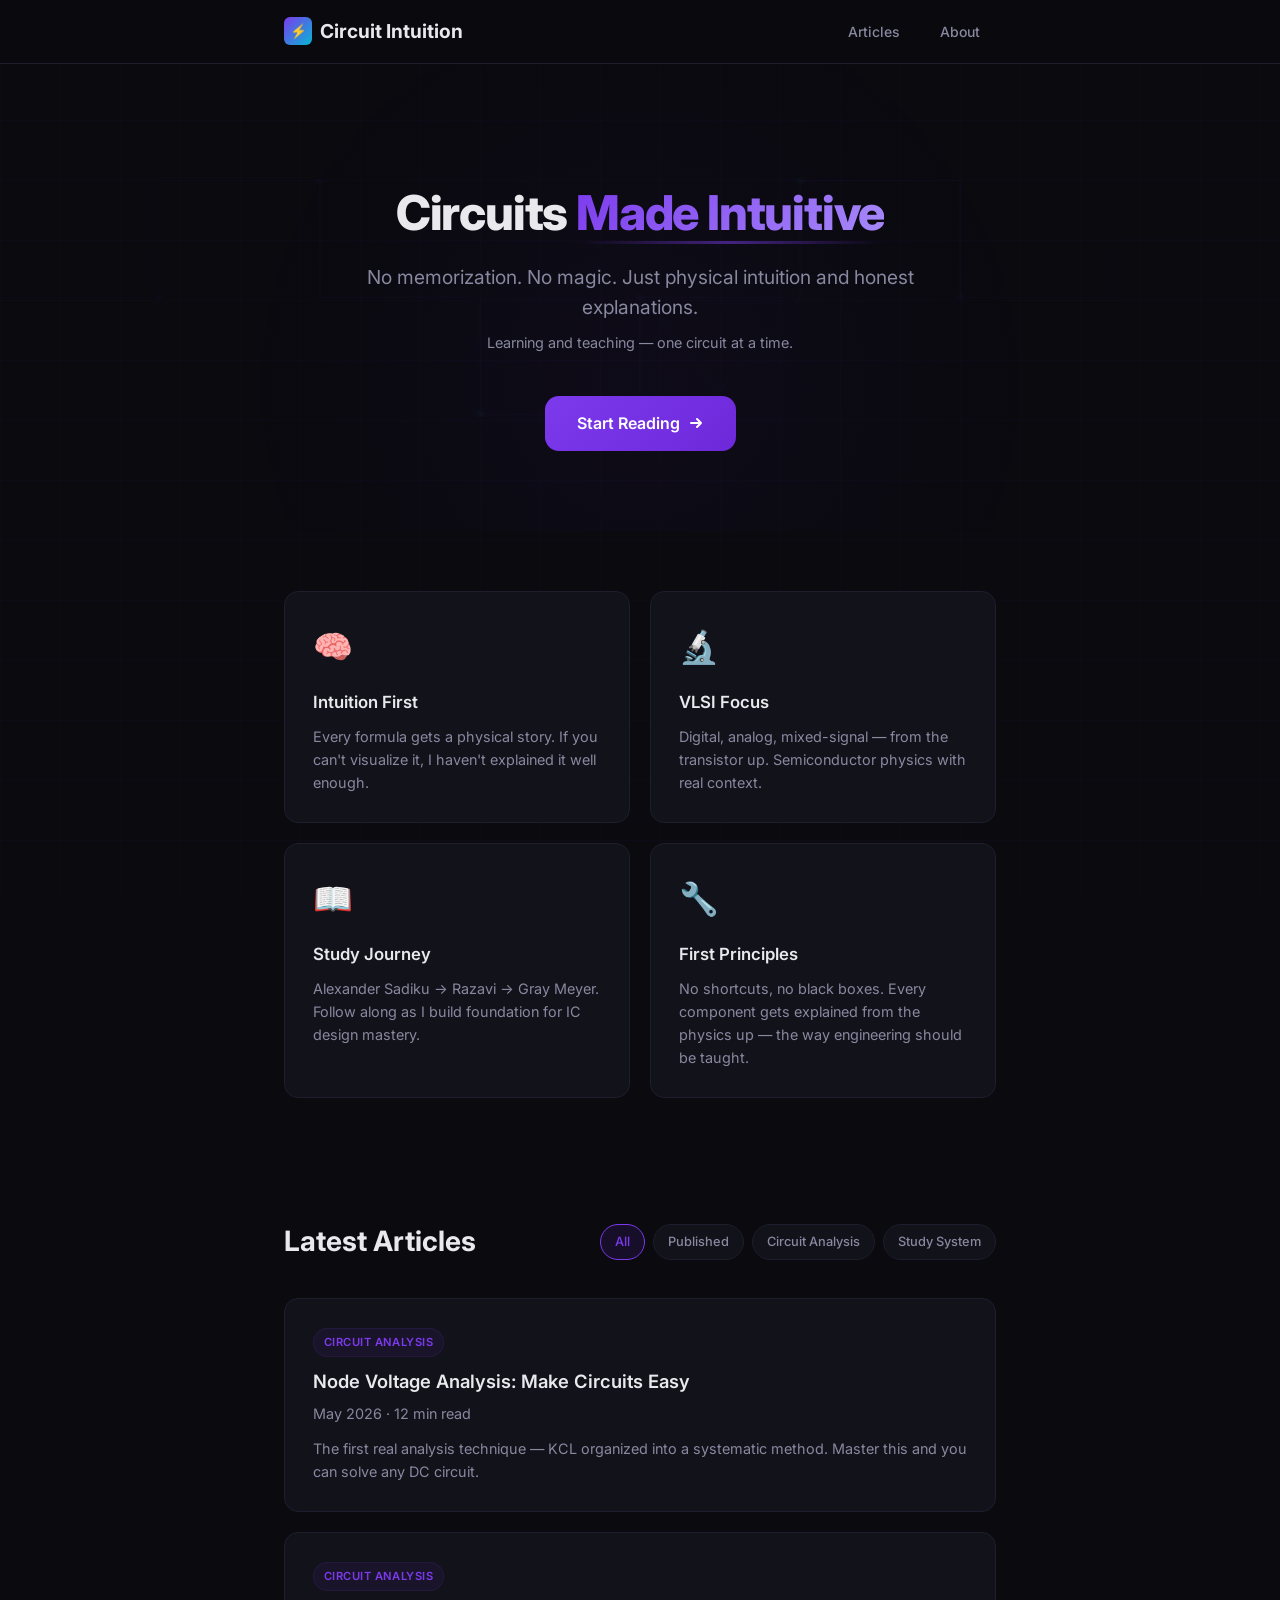
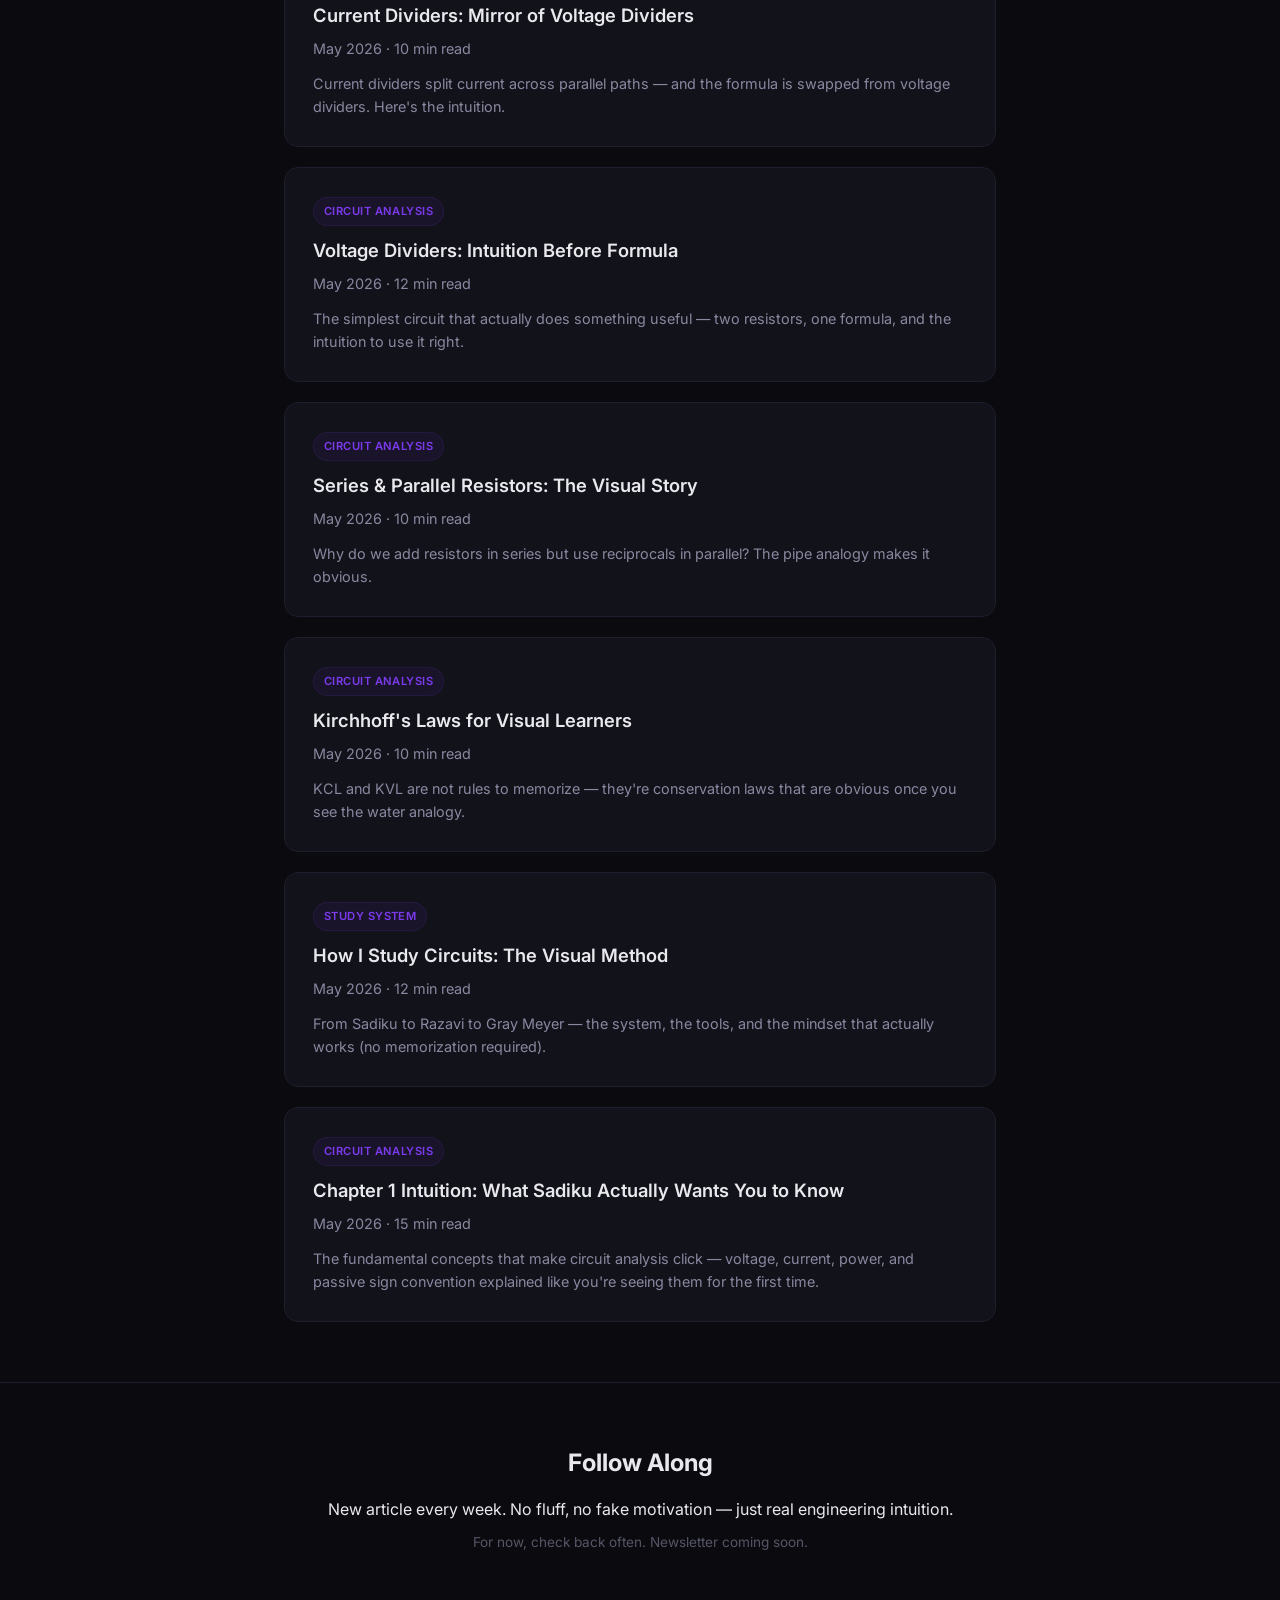
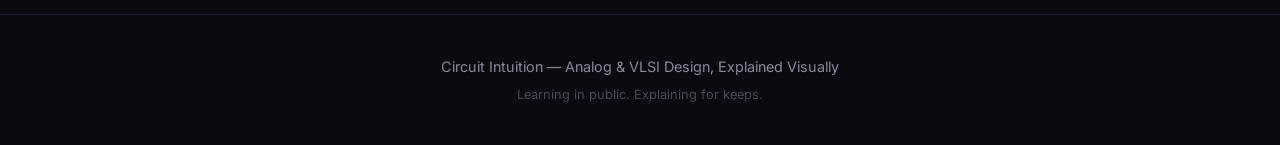
<file: index.html>
<!DOCTYPE html>
<html lang="en">
<head>
    <meta charset="UTF-8">
    <meta name="viewport" content="width=device-width, initial-scale=1.0">
    <title>Circuit Intuition — VLSI & Analog Design, Explained Visually</title>
    <link rel="stylesheet" href="css/style.css">
    <link rel="preconnect" href="https://fonts.googleapis.com">
    <link href="https://fonts.googleapis.com/css2?family=Inter:wght@400;500;600;700;800&display=swap" rel="stylesheet">
    <meta name="description" content="Analog & VLSI circuit design explained with physical intuition — no memorization required. Follow along from Sadiku to Razavi to Gray Meyer.">
    <meta property="og:title" content="Circuit Intuition — VLSI & Analog Design, Explained Visually">
    <meta property="og:description" content="No memorization. No magic. Just physical intuition and honest explanations.">
    <meta property="og:type" content="website">
    <meta name="theme-color" content="#7c3aed">
</head>
<body>
    <nav class="nav">
        <div class="container">
            <a href="." class="logo">
                <span class="logo-icon">⚡</span>
                Circuit Intuition
            </a>
            <button class="hamburger" aria-label="Menu">
                <span></span>
                <span></span>
                <span></span>
            </button>
            <div class="nav-links">
                <a href="articles/">Articles</a>
                <a href="about.html">About</a>
            </div>
        </div>
    </nav>

    <main>
        <section class="hero">
            <!-- Circuit trace decoration -->
            <div class="hero-circuit" aria-hidden="true">
                <svg viewBox="0 0 800 400" preserveAspectRatio="none">
                    <path d="M0,200 L100,200 L100,100 L200,100 L200,200 L300,200 L300,300 L400,300 L400,200 L500,200 L500,100 L600,100 L600,200 L700,200 L700,150 L800,150" 
                          stroke="#7c3aed" stroke-width="1.5" fill="none" opacity="0.3"/>
                    <circle cx="100" cy="200" r="3" fill="#7c3aed" opacity="0.3"/>
                    <circle cx="200" cy="100" r="3" fill="#7c3aed" opacity="0.3"/>
                    <circle cx="300" cy="300" r="3" fill="#06b6d4" opacity="0.3"/>
                    <circle cx="400" cy="200" r="3" fill="#7c3aed" opacity="0.3"/>
                    <circle cx="500" cy="100" r="3" fill="#06b6d4" opacity="0.3"/>
                    <circle cx="600" cy="200" r="3" fill="#7c3aed" opacity="0.3"/>
                    <path d="M400,200 L450,280 L500,200" stroke="#06b6d4" stroke-width="1.5" fill="none" opacity="0.2"/>
                </svg>
            </div>
            <div class="container">
                <h1>
                    <span class="reveal-text">Circuits</span>
                    <span class="reveal-text">
                        <span class="highlight">Made Intuitive</span>
                        <span class="highlight-glow"></span>
                    </span>
                </h1>
                <p class="subtitle">No memorization. No magic. Just physical intuition and honest explanations.</p>
                <p class="byline">Learning and teaching — one circuit at a time.</p>
                <div class="hero-actions">
                    <a href="articles/" class="btn">
                        Start Reading
                        <svg width="16" height="16" viewBox="0 0 16 16" fill="none">
                            <path d="M3 8h10M9 4l4 4-4 4" stroke="currentColor" stroke-width="2" stroke-linecap="round" stroke-linejoin="round"/>
                        </svg>
                    </a>
                </div>
            </div>
        </section>

        <section class="features">
            <div class="container">
                <div class="feature-grid">
                    <div class="feature-card reveal">
                        <span class="icon">🧠</span>
                        <h3>Intuition First</h3>
                        <p>Every formula gets a physical story. If you can't visualize it, I haven't explained it well enough.</p>
                    </div>
                    <div class="feature-card reveal">
                        <span class="icon">🔬</span>
                        <h3>VLSI Focus</h3>
                        <p>Digital, analog, mixed-signal — from the transistor up. Semiconductor physics with real context.</p>
                    </div>
                    <div class="feature-card reveal">
                        <span class="icon">📖</span>
                        <h3>Study Journey</h3>
                        <p>Alexander Sadiku → Razavi → Gray Meyer. Follow along as I build foundation for IC design mastery.</p>
                    </div>
                    <div class="feature-card reveal">
                        <span class="icon">🔧</span>
                        <h3>First Principles</h3>
                        <p>No shortcuts, no black boxes. Every component gets explained from the physics up — the way engineering should be taught.</p>
                    </div>
                </div>
            </div>
        </section>

        <section class="latest-articles">
            <div class="container">
                <div class="article-controls">
                    <h2>Latest Articles</h2>
                    <div class="filter-tags">
                        <span class="filter-tag active" data-filter="all">All</span>
                        <span class="filter-tag" data-filter="published">Published</span>
                        <span class="filter-tag" data-filter="Circuit Analysis">Circuit Analysis</span>
                        <span class="filter-tag" data-filter="Study System">Study System</span>
                    </div>
                </div>
                <div class="article-list">
                    <article class="article-preview reveal" data-tags="Circuit Analysis" data-status="published">
                        <span class="tag">Circuit Analysis</span>
                        <h3><a href="articles/node-voltage-analysis.html">Node Voltage Analysis: Make Circuits Easy</a></h3>
                        <p class="meta">May 2026 · 12 min read</p>
                        <p>The first real analysis technique — KCL organized into a systematic method. Master this and you can solve any DC circuit.</p>
                    </article>
                    <article class="article-preview reveal" data-tags="Circuit Analysis" data-status="published">
                        <span class="tag">Circuit Analysis</span>
                        <h3><a href="articles/current-divider-intuition.html">Current Dividers: Mirror of Voltage Dividers</a></h3>
                        <p class="meta">May 2026 · 10 min read</p>
                        <p>Current dividers split current across parallel paths — and the formula is swapped from voltage dividers. Here's the intuition.</p>
                    </article>
                    <article class="article-preview reveal" data-tags="Circuit Analysis" data-status="published">
                        <span class="tag">Circuit Analysis</span>
                        <h3><a href="articles/voltage-divider-intuition.html">Voltage Dividers: Intuition Before Formula</a></h3>
                        <p class="meta">May 2026 · 12 min read</p>
                        <p>The simplest circuit that actually does something useful — two resistors, one formula, and the intuition to use it right.</p>
                    </article>
                    <article class="article-preview reveal" data-tags="Circuit Analysis" data-status="published">
                        <span class="tag">Circuit Analysis</span>
                        <h3><a href="articles/series-parallel-visual.html">Series &amp; Parallel Resistors: The Visual Story</a></h3>
                        <p class="meta">May 2026 · 10 min read</p>
                        <p>Why do we add resistors in series but use reciprocals in parallel? The pipe analogy makes it obvious.</p>
                    </article>
                    <article class="article-preview reveal" data-tags="Circuit Analysis" data-status="published">
                        <span class="tag">Circuit Analysis</span>
                        <h3><a href="articles/kcl-kvl-visual.html">Kirchhoff's Laws for Visual Learners</a></h3>
                        <p class="meta">May 2026 · 10 min read</p>
                        <p>KCL and KVL are not rules to memorize — they're conservation laws that are obvious once you see the water analogy.</p>
                    </article>
                    <article class="article-preview reveal" data-tags="Study System" data-status="published">
                        <span class="tag">Study System</span>
                        <h3><a href="articles/how-i-study-circuits.html">How I Study Circuits: The Visual Method</a></h3>
                        <p class="meta">May 2026 · 12 min read</p>
                        <p>From Sadiku to Razavi to Gray Meyer — the system, the tools, and the mindset that actually works (no memorization required).</p>
                    </article>
                    <article class="article-preview reveal" data-tags="Circuit Analysis" data-status="published">
                        <span class="tag">Circuit Analysis</span>
                        <h3><a href="articles/sadiku-ch1-intuition.html">Chapter 1 Intuition: What Sadiku Actually Wants You to Know</a></h3>
                        <p class="meta">May 2026 · 15 min read</p>
                        <p>The fundamental concepts that make circuit analysis click — voltage, current, power, and passive sign convention explained like you're seeing them for the first time.</p>
                    </article>
                </div>
            </div>
        </section>

        <section class="newsletter reveal">
            <div class="container">
                <h2>Follow Along</h2>
                <p>New article every week. No fluff, no fake motivation — just real engineering intuition.</p>
                <p class="small-text">For now, check back often. Newsletter coming soon.</p>
            </div>
        </section>
    </main>

    <footer class="footer">
        <div class="container">
            <p>Circuit Intuition — Analog &amp; VLSI Design, Explained Visually</p>
            <p class="footer-tagline">Learning in public. Explaining for keeps.</p>
        </div>
    </footer>

    <script src="js/app.js"></script>
</body>
</html>
</file>
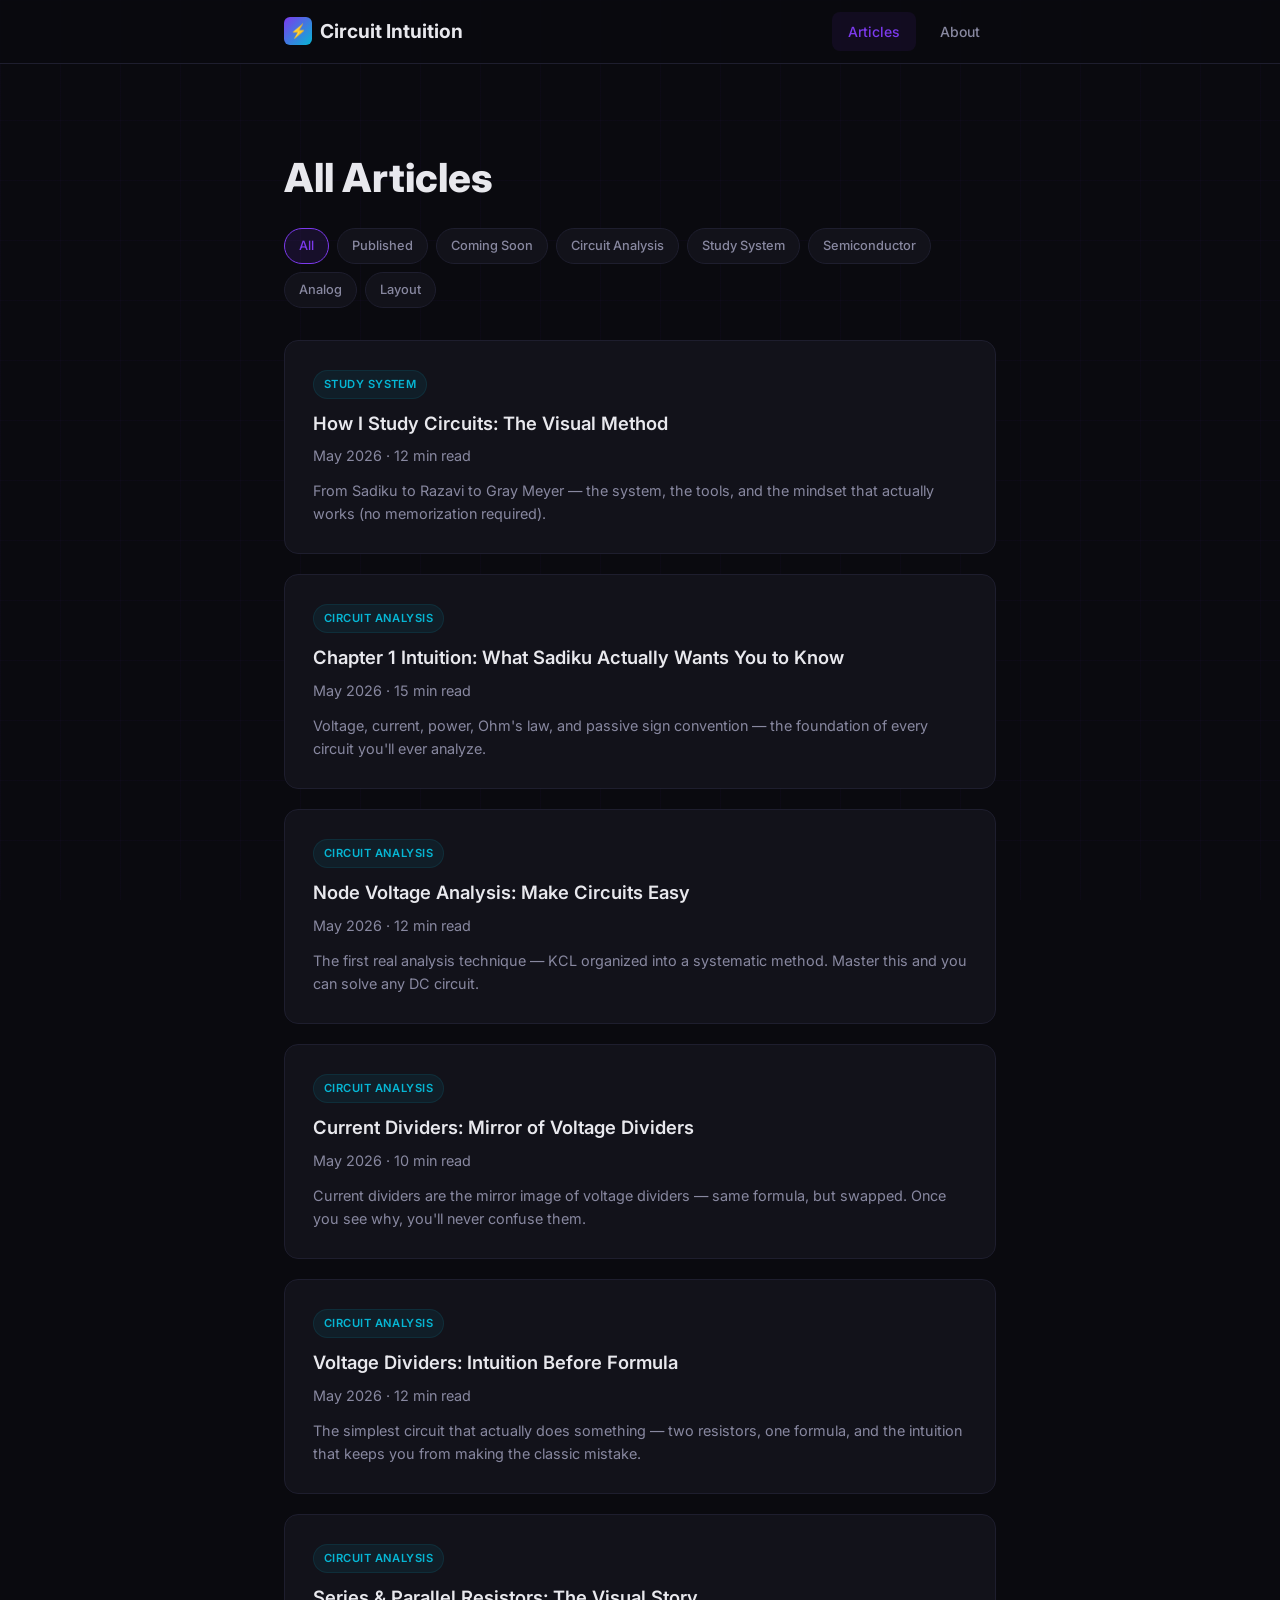
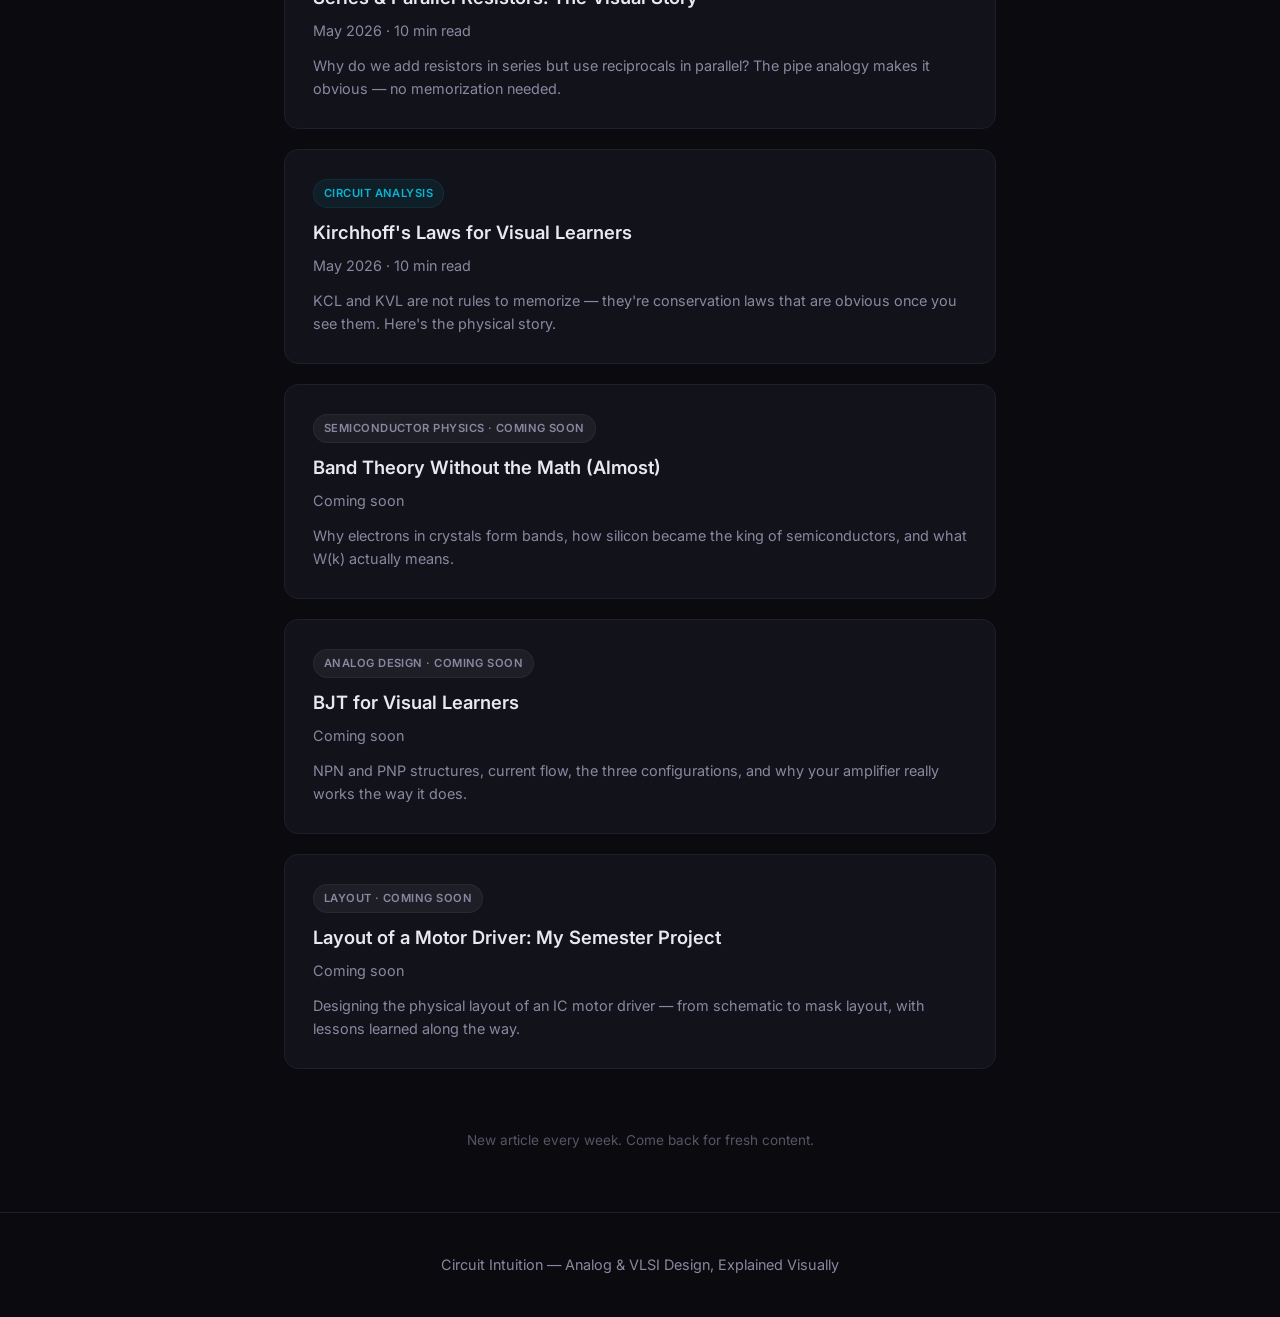
<file: articles/index.html>
<!DOCTYPE html>
<html lang="en">
<head>
    <meta charset="UTF-8">
    <meta name="viewport" content="width=device-width, initial-scale=1.0">
    <title>Articles — Circuit Intuition</title>
    <link rel="stylesheet" href="../css/style.css">
    <link rel="preconnect" href="https://fonts.googleapis.com">
    <link href="https://fonts.googleapis.com/css2?family=Inter:wght@400;500;600;700;800&display=swap" rel="stylesheet">
    <meta name="description" content="All articles from Circuit Intuition — circuit analysis, semiconductor physics, analog design, and study methods.">
    <meta name="theme-color" content="#7c3aed">
</head>
<body>
    <nav class="nav">
        <div class="container">
            <a href="../" class="logo">
                <span class="logo-icon">⚡</span>
                Circuit Intuition
            </a>
            <button class="hamburger" aria-label="Menu">
                <span></span>
                <span></span>
                <span></span>
            </button>
            <div class="nav-links">
                <a href=".">Articles</a>
                <a href="../about.html">About</a>
            </div>
        </div>
    </nav>

    <main>
        <section class="latest-articles" style="padding-top:80px;">
            <div class="container">
                <div class="article-controls">
                    <h1 style="font-size:2.5rem;font-weight:800;">All Articles</h1>
                    <div class="filter-tags">
                        <span class="filter-tag active" data-filter="all">All</span>
                        <span class="filter-tag" data-filter="published">Published</span>
                        <span class="filter-tag" data-filter="coming-soon">Coming Soon</span>
                        <span class="filter-tag" data-filter="Circuit Analysis">Circuit Analysis</span>
                        <span class="filter-tag" data-filter="Study System">Study System</span>
                        <span class="filter-tag" data-filter="Semiconductor Physics">Semiconductor</span>
                        <span class="filter-tag" data-filter="Analog Design">Analog</span>
                        <span class="filter-tag" data-filter="Layout">Layout</span>
                    </div>
                </div>
                <div class="article-list">
                    <!-- PUBLISHED -->
                    <article class="article-preview reveal" data-tags="Study System" data-status="published">
                        <span class="tag published">Study System</span>
                        <h3><a href="how-i-study-circuits.html">How I Study Circuits: The Visual Method</a></h3>
                        <p class="meta">May 2026 · 12 min read</p>
                        <p>From Sadiku to Razavi to Gray Meyer — the system, the tools, and the mindset that actually works (no memorization required).</p>
                    </article>
                    <article class="article-preview reveal" data-tags="Circuit Analysis" data-status="published">
                        <span class="tag published">Circuit Analysis</span>
                        <h3><a href="sadiku-ch1-intuition.html">Chapter 1 Intuition: What Sadiku Actually Wants You to Know</a></h3>
                        <p class="meta">May 2026 · 15 min read</p>
                        <p>Voltage, current, power, Ohm's law, and passive sign convention — the foundation of every circuit you'll ever analyze.</p>
                    </article>
                    <article class="article-preview reveal" data-tags="Circuit Analysis" data-status="published">
                        <span class="tag published">Circuit Analysis</span>
                        <h3><a href="node-voltage-analysis.html">Node Voltage Analysis: Make Circuits Easy</a></h3>
                        <p class="meta">May 2026 · 12 min read</p>
                        <p>The first real analysis technique — KCL organized into a systematic method. Master this and you can solve any DC circuit.</p>
                    </article>
                    <article class="article-preview reveal" data-tags="Circuit Analysis" data-status="published">
                        <span class="tag published">Circuit Analysis</span>
                        <h3><a href="current-divider-intuition.html">Current Dividers: Mirror of Voltage Dividers</a></h3>
                        <p class="meta">May 2026 · 10 min read</p>
                        <p>Current dividers are the mirror image of voltage dividers — same formula, but swapped. Once you see why, you'll never confuse them.</p>
                    </article>
                    <article class="article-preview reveal" data-tags="Circuit Analysis" data-status="published">
                        <span class="tag published">Circuit Analysis</span>
                        <h3><a href="voltage-divider-intuition.html">Voltage Dividers: Intuition Before Formula</a></h3>
                        <p class="meta">May 2026 · 12 min read</p>
                        <p>The simplest circuit that actually does something — two resistors, one formula, and the intuition that keeps you from making the classic mistake.</p>
                    </article>
                    <article class="article-preview reveal" data-tags="Circuit Analysis" data-status="published">
                        <span class="tag published">Circuit Analysis</span>
                        <h3><a href="series-parallel-visual.html">Series &amp; Parallel Resistors: The Visual Story</a></h3>
                        <p class="meta">May 2026 · 10 min read</p>
                        <p>Why do we add resistors in series but use reciprocals in parallel? The pipe analogy makes it obvious — no memorization needed.</p>
                    </article>
                    <article class="article-preview reveal" data-tags="Circuit Analysis" data-status="published">
                        <span class="tag published">Circuit Analysis</span>
                        <h3><a href="kcl-kvl-visual.html">Kirchhoff's Laws for Visual Learners</a></h3>
                        <p class="meta">May 2026 · 10 min read</p>
                        <p>KCL and KVL are not rules to memorize — they're conservation laws that are obvious once you see them. Here's the physical story.</p>
                    </article>

                    <!-- COMING SOON -->
                    <article class="article-preview reveal" data-tags="Semiconductor Physics" data-status="coming-soon">
                        <span class="tag coming-soon">Semiconductor Physics · Coming soon</span>
                        <h3>Band Theory Without the Math (Almost)</h3>
                        <p class="meta">Coming soon</p>
                        <p>Why electrons in crystals form bands, how silicon became the king of semiconductors, and what W(k) actually means.</p>
                    </article>
                    <article class="article-preview reveal" data-tags="Analog Design" data-status="coming-soon">
                        <span class="tag coming-soon">Analog Design · Coming soon</span>
                        <h3>BJT for Visual Learners</h3>
                        <p class="meta">Coming soon</p>
                        <p>NPN and PNP structures, current flow, the three configurations, and why your amplifier really works the way it does.</p>
                    </article>
                    <article class="article-preview reveal" data-tags="Layout" data-status="coming-soon">
                        <span class="tag coming-soon">Layout · Coming soon</span>
                        <h3>Layout of a Motor Driver: My Semester Project</h3>
                        <p class="meta">Coming soon</p>
                        <p>Designing the physical layout of an IC motor driver — from schematic to mask layout, with lessons learned along the way.</p>
                    </article>
                </div>
                <p class="small-text" style="text-align:center;margin-top:60px;">New article every week. Come back for fresh content.</p>
            </div>
        </section>
    </main>

    <footer class="footer">
        <div class="container">
            <p>Circuit Intuition — Analog &amp; VLSI Design, Explained Visually</p>
        </div>
    </footer>

    <script src="../js/app.js"></script>
</body>
</html>
</file>
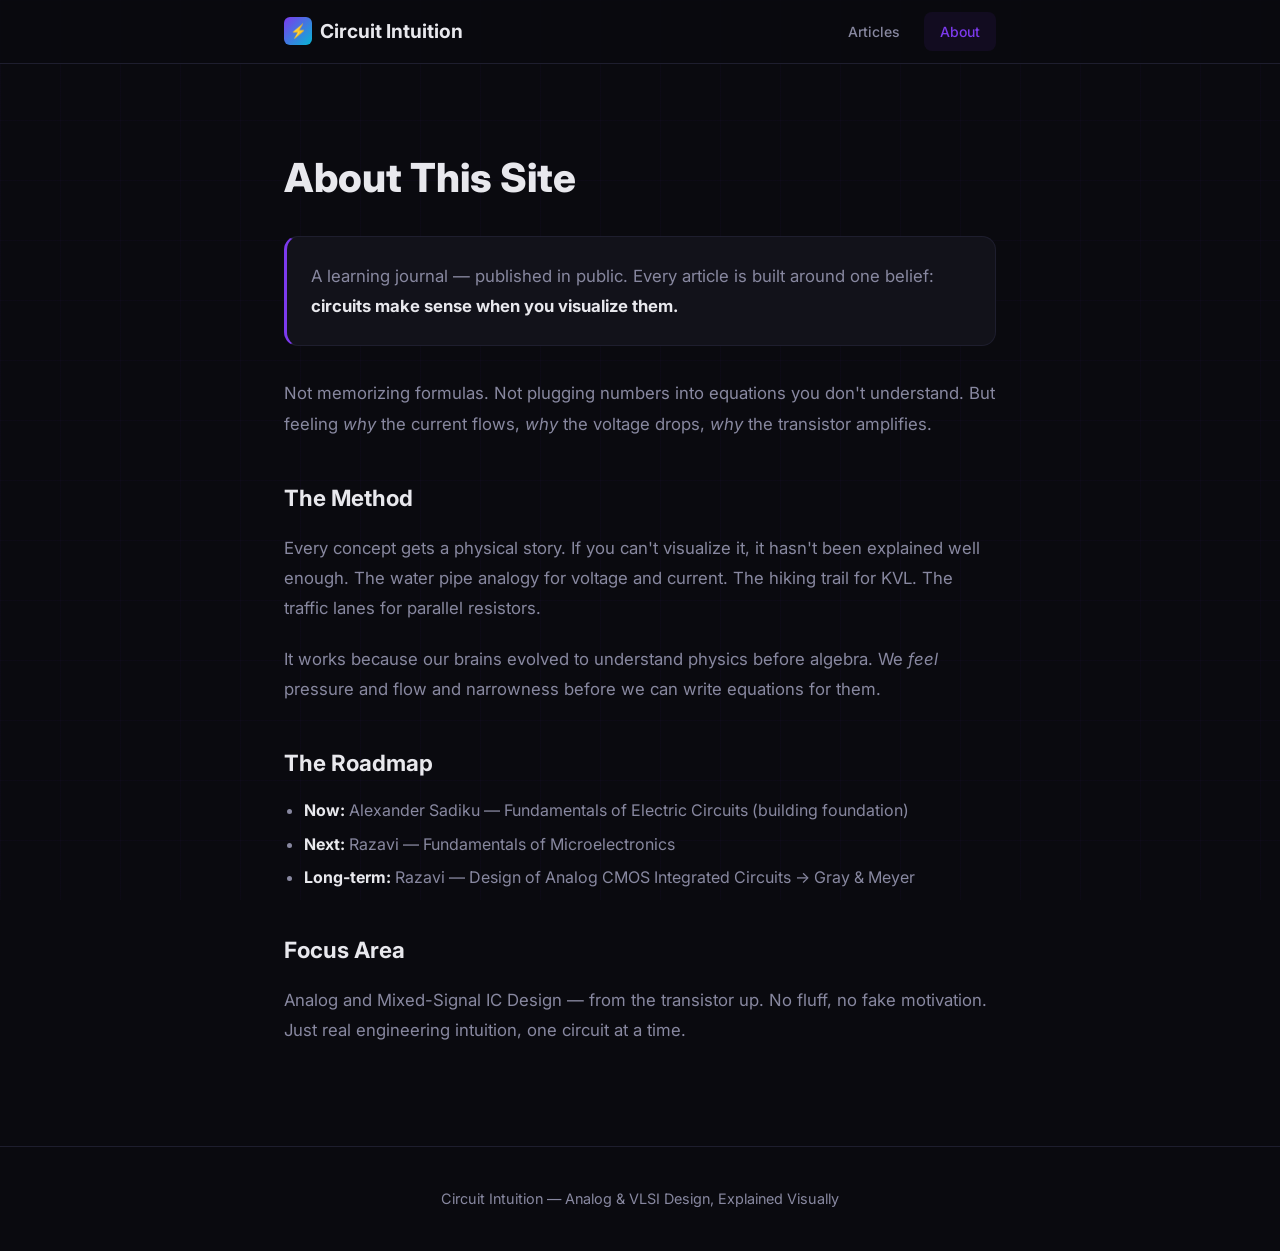
<file: about.html>
<!DOCTYPE html>
<html lang="en">
<head>
    <meta charset="UTF-8">
    <meta name="viewport" content="width=device-width, initial-scale=1.0">
    <title>About — Circuit Intuition</title>
    <link rel="stylesheet" href="css/style.css">
    <link rel="preconnect" href="https://fonts.googleapis.com">
    <link href="https://fonts.googleapis.com/css2?family=Inter:wght@400;500;600;700;800&display=swap" rel="stylesheet">
    <meta name="description" content="About Circuit Intuition — a learning journal publishing circuit design concepts with physical intuition.">
    <meta name="theme-color" content="#7c3aed">
    <style>
        .about-content { padding: 80px 0; }
        .about-content h1 { font-size: 2.5rem; font-weight: 800; margin-bottom: 24px; }
        .about-content p { margin-bottom: 20px; font-size: 1.05rem; color: var(--text-muted); line-height: 1.8; }
        .about-content h2 { font-size: 1.4rem; font-weight: 700; margin: 40px 0 16px; color: var(--text); }
        .about-content ul { margin-bottom: 20px; padding-left: 20px; }
        .about-content li { color: var(--text-muted); margin-bottom: 8px; line-height: 1.6; }
        .about-content strong { color: var(--text); }
        .about-content .about-intro {
            font-size: 1.15rem;
            padding: 24px;
            background: var(--bg-card);
            border: 1px solid var(--border);
            border-radius: var(--radius);
            border-left: 3px solid var(--accent);
            margin-bottom: 32px;
        }
        .about-content .about-intro p { margin-bottom: 0; }
    </style>
</head>
<body>
    <nav class="nav">
        <div class="container">
            <a href="." class="logo">
                <span class="logo-icon">⚡</span>
                Circuit Intuition
            </a>
            <button class="hamburger" aria-label="Menu">
                <span></span>
                <span></span>
                <span></span>
            </button>
            <div class="nav-links">
                <a href="articles/">Articles</a>
                <a href="about.html">About</a>
            </div>
        </div>
    </nav>

    <main>
        <section class="about-content reveal">
            <div class="container">
                <h1>About This Site</h1>

                <div class="about-intro">
                    <p>A learning journal — published in public. Every article is built around one belief: <strong>circuits make sense when you visualize them.</strong></p>
                </div>

                <p>Not memorizing formulas. Not plugging numbers into equations you don't understand. But feeling <em>why</em> the current flows, <em>why</em> the voltage drops, <em>why</em> the transistor amplifies.</p>

                <h2>The Method</h2>
                <p>Every concept gets a physical story. If you can't visualize it, it hasn't been explained well enough. The water pipe analogy for voltage and current. The hiking trail for KVL. The traffic lanes for parallel resistors.</p>
                <p>It works because our brains evolved to understand physics before algebra. We <em>feel</em> pressure and flow and narrowness before we can write equations for them.</p>

                <h2>The Roadmap</h2>
                <ul>
                    <li><strong>Now:</strong> Alexander Sadiku — Fundamentals of Electric Circuits (building foundation)</li>
                    <li><strong>Next:</strong> Razavi — Fundamentals of Microelectronics</li>
                    <li><strong>Long-term:</strong> Razavi — Design of Analog CMOS Integrated Circuits → Gray &amp; Meyer</li>
                </ul>

                <h2>Focus Area</h2>
                <p>Analog and Mixed-Signal IC Design — from the transistor up. No fluff, no fake motivation. Just real engineering intuition, one circuit at a time.</p>
            </div>
        </section>
    </main>

    <footer class="footer">
        <div class="container">
            <p>Circuit Intuition — Analog &amp; VLSI Design, Explained Visually</p>
        </div>
    </footer>

    <script src="js/app.js"></script>
</body>
</html>
</file>
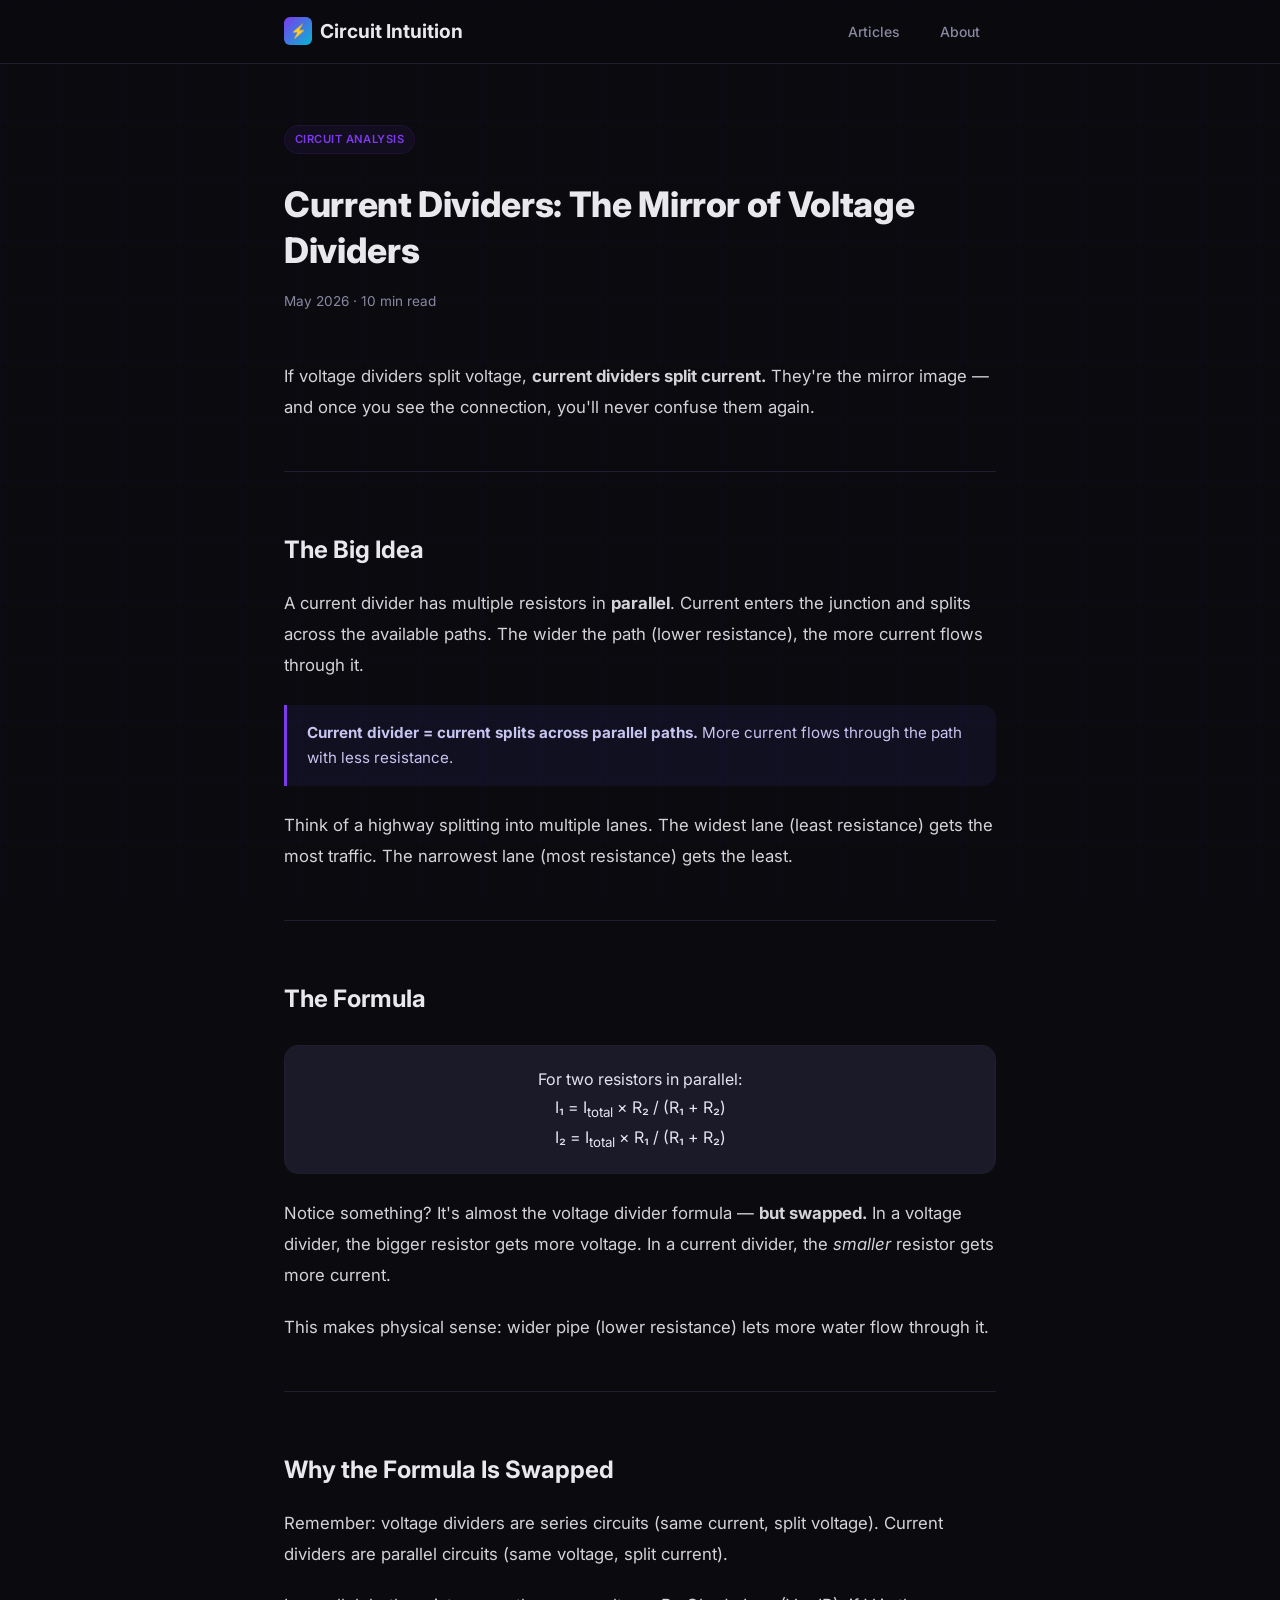
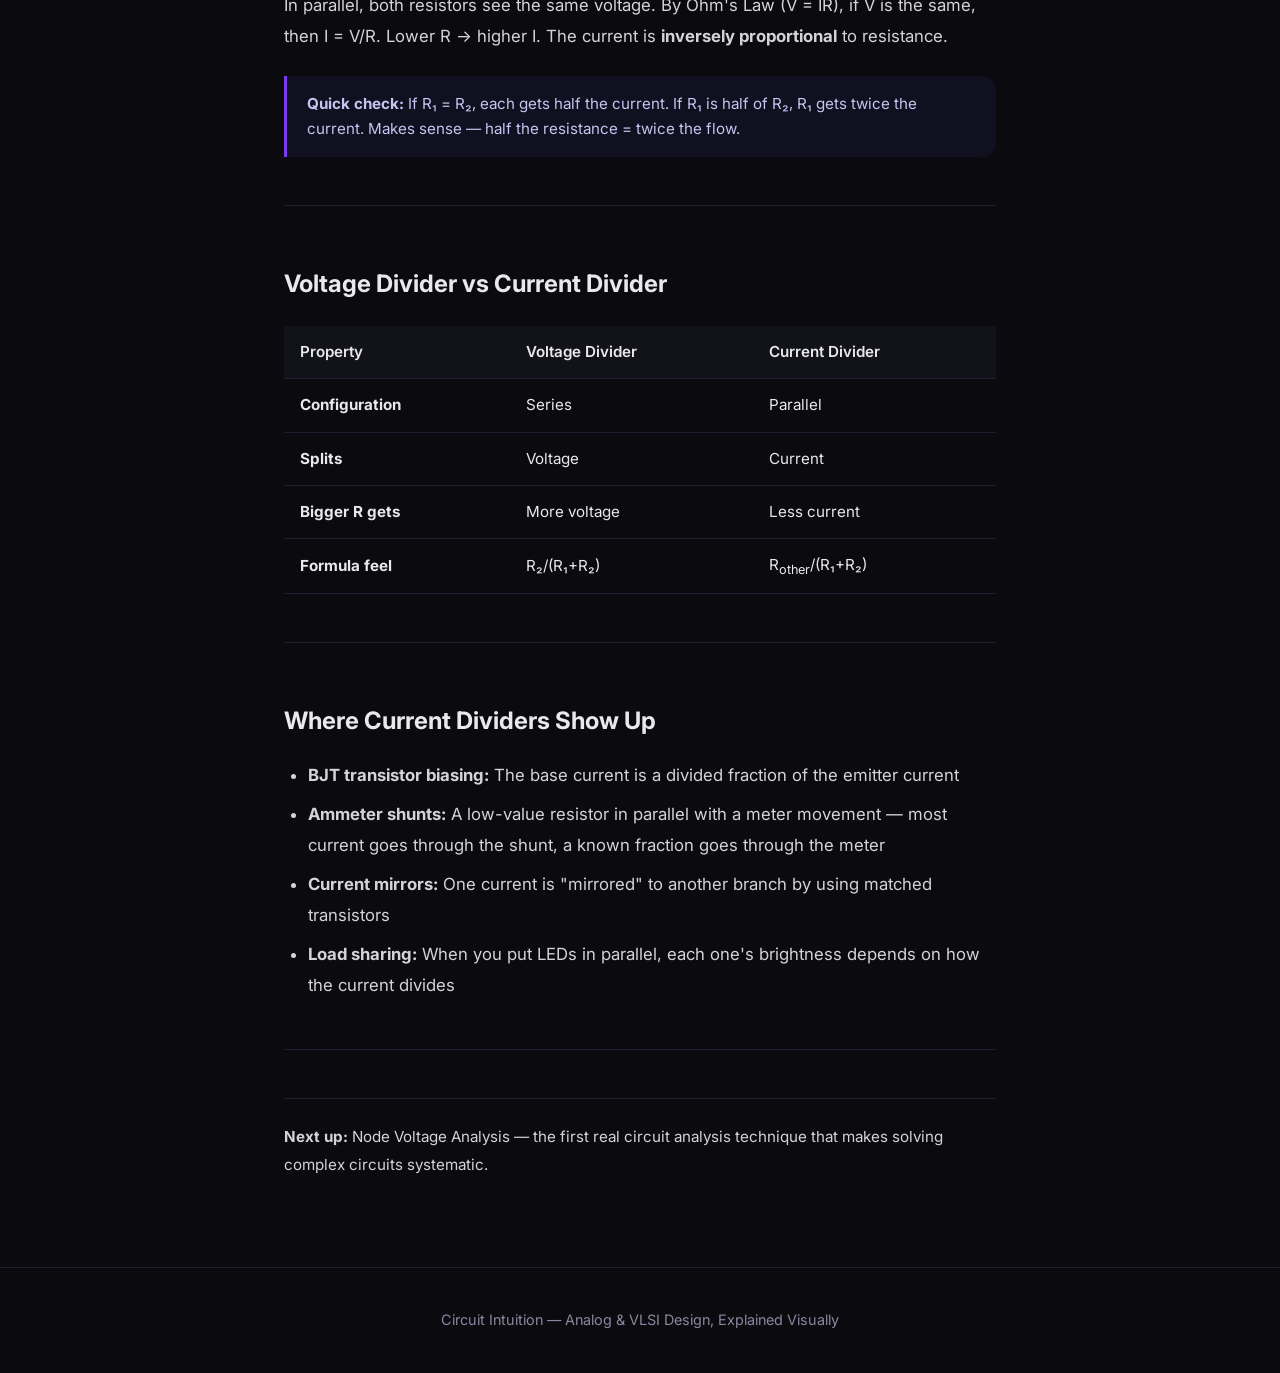
<file: articles/current-divider-intuition.html>
<!DOCTYPE html>
<html lang="en">
<head>
    <meta charset="UTF-8">
    <meta name="viewport" content="width=device-width, initial-scale=1.0">
    <title>Current Dividers: The Mirror of Voltage Dividers — Circuit Intuition</title>
    <meta property="og:title" content="Current Dividers: Mirror of Voltage Dividers">
    <meta property="og:description" content="Current dividers split current across parallel paths">
    <meta property="og:image" content="https://cliovlsi.github.io/circuit-intuition/images/current-divider-intuition.png">
    <meta property="og:url" content="https://cliovlsi.github.io/circuit-intuition/articles/current-divider-intuition.html">
    <meta name="twitter:card" content="summary_large_image">

    <link rel="stylesheet" href="../css/style.css">
    <link rel="stylesheet" href="../css/article.css">
    <link href="https://fonts.googleapis.com/css2?family=Inter:wght@400;500;600;700;800&display=swap" rel="stylesheet">
</head>
<body>
    <nav class="nav">
        <div class="container">
            <a href="../" class="logo"><span class="logo-icon">⚡</span> Circuit Intuition</a>
            <button class="hamburger" aria-label="Menu"><span></span><span></span><span></span></button><div class="nav-links">
                <a href=".">Articles</a>
                <a href="../about.html">About</a>
            </div>
        </div>
    </nav>
    <main>
        <article class="article-content">
            <div class="container">
                <div class="article-header">
                    <span class="tag">Circuit Analysis</span>
                    <h1>Current Dividers: The Mirror of Voltage Dividers</h1>
                    <p class="meta">May 2026 · 10 min read</p>
                </div>
                <div class="article-body">

                    <p>If voltage dividers split voltage, <strong>current dividers split current.</strong> They're the mirror image — and once you see the connection, you'll never confuse them again.</p>

                    <hr>

                    <h2>The Big Idea</h2>
                    <p>A current divider has multiple resistors in <strong>parallel</strong>. Current enters the junction and splits across the available paths. The wider the path (lower resistance), the more current flows through it.</p>
                    <div class="callout">
                        <strong>Current divider = current splits across parallel paths.</strong>
                        More current flows through the path with less resistance.
                    </div>
                    <p>Think of a highway splitting into multiple lanes. The widest lane (least resistance) gets the most traffic. The narrowest lane (most resistance) gets the least.</p>

                    <hr>

                    <h2>The Formula</h2>
                    <div class="equation-box">
                        For two resistors in parallel:<br>
                        I₁ = I<sub>total</sub> × R₂ / (R₁ + R₂)<br>
                        I₂ = I<sub>total</sub> × R₁ / (R₁ + R₂)
                    </div>
                    <p>Notice something? It's almost the voltage divider formula — <strong>but swapped.</strong> In a voltage divider, the bigger resistor gets more voltage. In a current divider, the <em>smaller</em> resistor gets more current.</p>
                    <p>This makes physical sense: wider pipe (lower resistance) lets more water flow through it.</p>

                    <hr>

                    <h2>Why the Formula Is Swapped</h2>
                    <p>Remember: voltage dividers are series circuits (same current, split voltage). Current dividers are parallel circuits (same voltage, split current).</p>
                    <p>In parallel, both resistors see the same voltage. By Ohm's Law (V = IR), if V is the same, then I = V/R. Lower R → higher I. The current is <strong>inversely proportional</strong> to resistance.</p>
                    <div class="callout">
                        <strong>Quick check:</strong> If R₁ = R₂, each gets half the current. If R₁ is half of R₂, R₁ gets twice the current. Makes sense — half the resistance = twice the flow.
                    </div>

                    <hr>

                    <h2>Voltage Divider vs Current Divider</h2>
                    <style>
                        .compare-table { width: 100%; border-collapse: collapse; margin: 20px 0; font-size: 0.95rem; }
                        .compare-table th, .compare-table td { padding: 12px 16px; text-align: left; border-bottom: 1px solid var(--border); }
                        .compare-table th { background: var(--bg-card); font-weight: 600; }
                        .compare-table tr:hover { background: rgba(109, 93, 245, 0.05); }
                    </style>
                    <table class="compare-table">
                        <tr>
                            <th>Property</th>
                            <th>Voltage Divider</th>
                            <th>Current Divider</th>
                        </tr>
                        <tr>
                            <td><strong>Configuration</strong></td>
                            <td>Series</td>
                            <td>Parallel</td>
                        </tr>
                        <tr>
                            <td><strong>Splits</strong></td>
                            <td>Voltage</td>
                            <td>Current</td>
                        </tr>
                        <tr>
                            <td><strong>Bigger R gets</strong></td>
                            <td>More voltage</td>
                            <td>Less current</td>
                        </tr>
                        <tr>
                            <td><strong>Formula feel</strong></td>
                            <td>R₂/(R₁+R₂)</td>
                            <td>R<sub>other</sub>/(R₁+R₂)</td>
                        </tr>
                    </table>

                    <hr>

                    <h2>Where Current Dividers Show Up</h2>
                    <ul>
                        <li><strong>BJT transistor biasing:</strong> The base current is a divided fraction of the emitter current</li>
                        <li><strong>Ammeter shunts:</strong> A low-value resistor in parallel with a meter movement — most current goes through the shunt, a known fraction goes through the meter</li>
                        <li><strong>Current mirrors:</strong> One current is "mirrored" to another branch by using matched transistors</li>
                        <li><strong>Load sharing:</strong> When you put LEDs in parallel, each one's brightness depends on how the current divides</li>
                    </ul>

                    <hr>

                    <div class="article-footer">
                        <p><strong>Next up:</strong> Node Voltage Analysis — the first real circuit analysis technique that makes solving complex circuits systematic.</p>
                    </div>

                </div>
            </div>
        </article>
    </main>
    <footer class="footer">
        <div class="container">
            <p>Circuit Intuition — Analog & VLSI Design, Explained Visually</p>
        </div>
    </footer>
<script src="../js/app.js"></script>
</body>
</html>
</file>
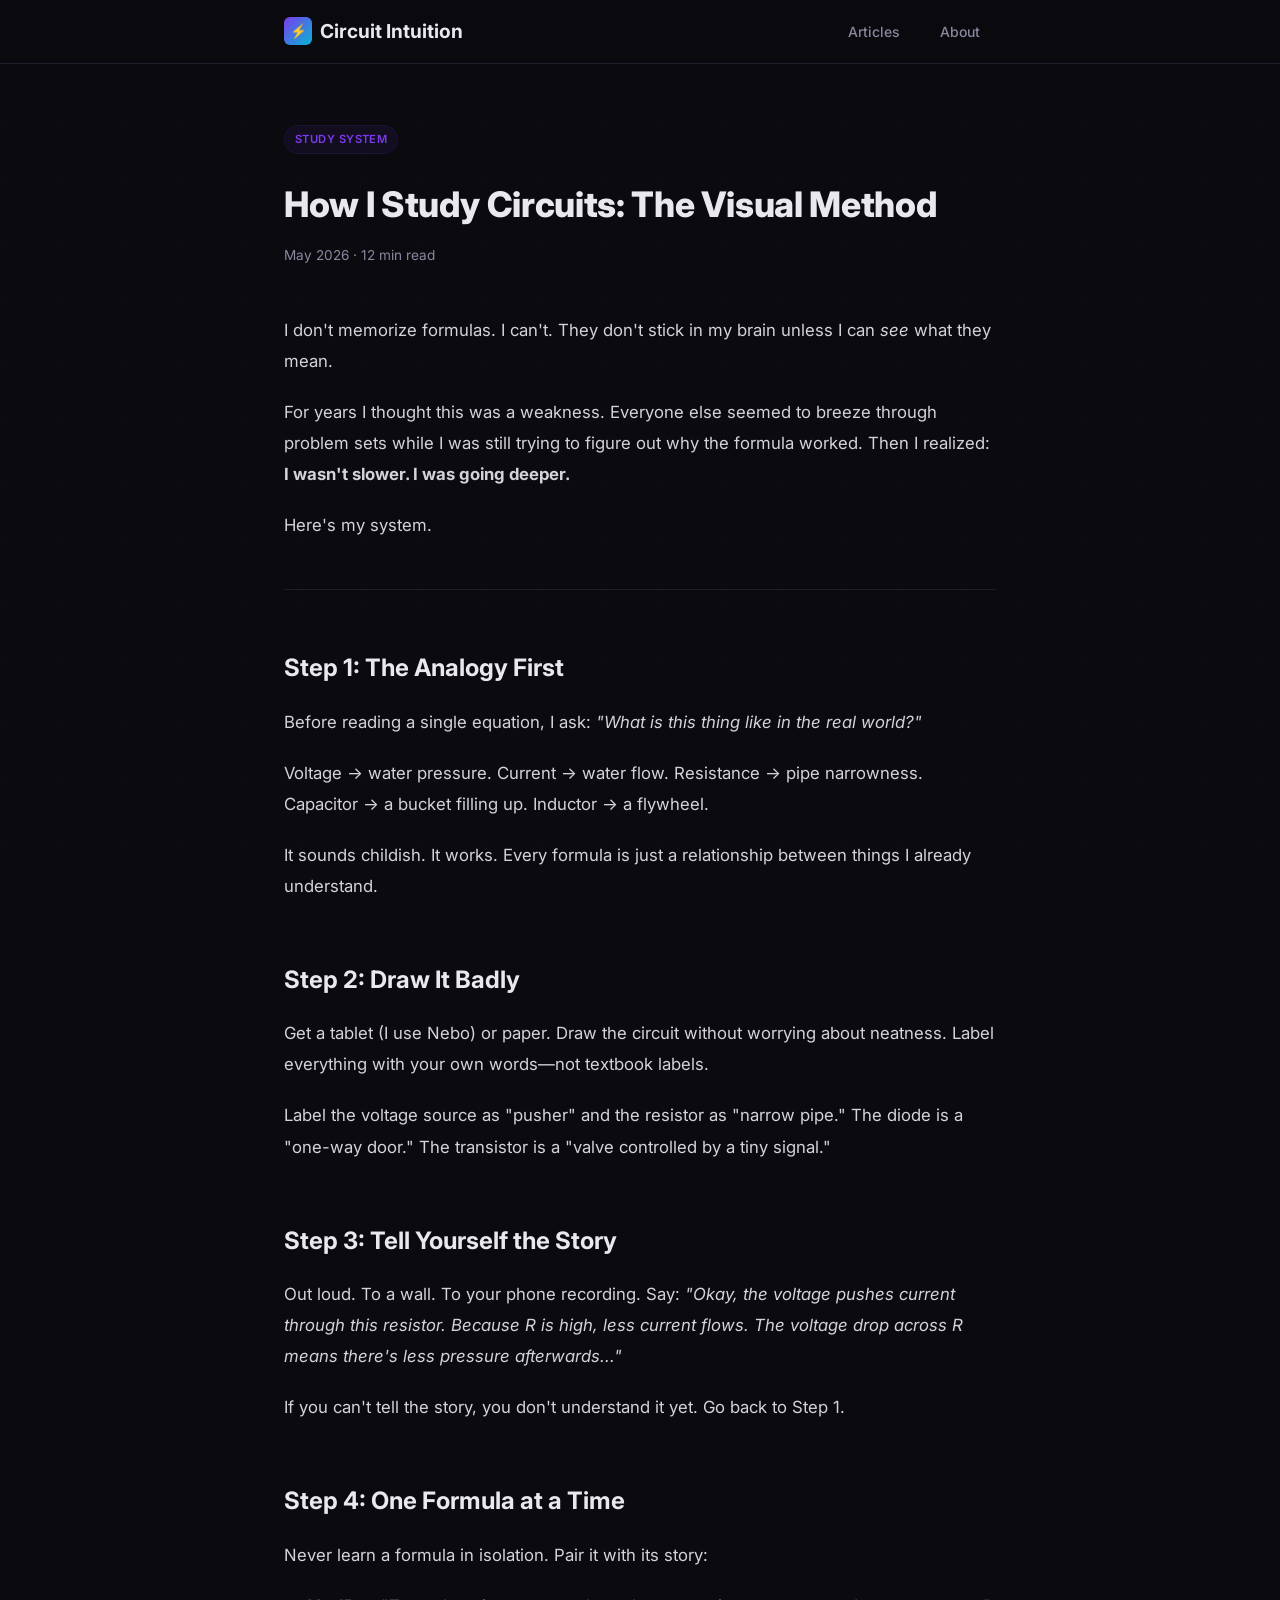
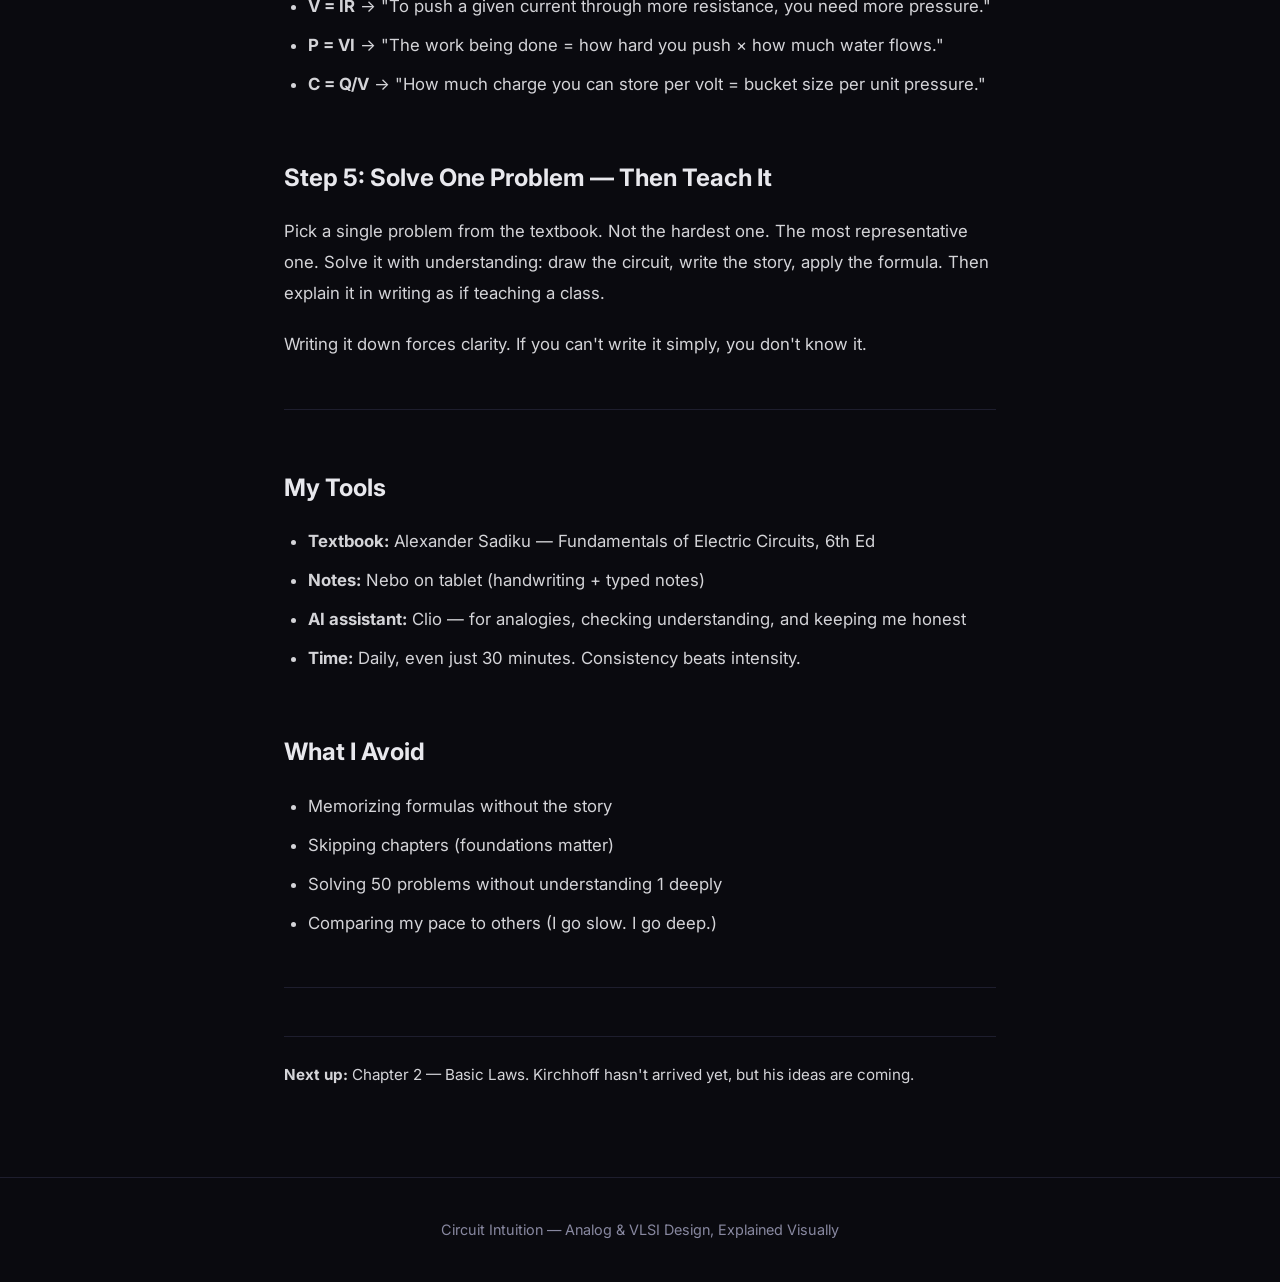
<file: articles/how-i-study-circuits.html>
<!DOCTYPE html>
<html lang="en">
<head>
    <meta charset="UTF-8">
    <meta name="viewport" content="width=device-width, initial-scale=1.0">
    <title>How I Study Circuits: The Visual Method — Circuit Intuition</title>
    <meta property="og:title" content="How I Study Circuits: The Visual Method">
    <meta property="og:description" content="Learning circuits without memorization">
    <meta property="og:image" content="https://cliovlsi.github.io/circuit-intuition/images/how-i-study-circuits.png">
    <meta property="og:url" content="https://cliovlsi.github.io/circuit-intuition/articles/how-i-study-circuits.html">
    <meta name="twitter:card" content="summary_large_image">

    <link rel="stylesheet" href="../css/style.css">
    <link rel="stylesheet" href="../css/article.css">
    <link href="https://fonts.googleapis.com/css2?family=Inter:wght@400;500;600;700;800&display=swap" rel="stylesheet">
</head>
<body>
    <nav class="nav">
        <div class="container">
            <a href="../" class="logo"><span class="logo-icon">⚡</span> Circuit Intuition</a>
            <button class="hamburger" aria-label="Menu"><span></span><span></span><span></span></button><div class="nav-links">
                <a href=".">Articles</a>
                <a href="../about.html">About</a>
            </div>
        </div>
    </nav>
    <main>
        <article class="article-content">
            <div class="container">
                <div class="article-header">
                    <span class="tag">Study System</span>
                    <h1>How I Study Circuits: The Visual Method</h1>
                    <p class="meta">May 2026 · 12 min read</p>
                </div>
                <div class="article-body">

                    <p>I don't memorize formulas. I can't. They don't stick in my brain unless I can <em>see</em> what they mean.</p>
                    <p>For years I thought this was a weakness. Everyone else seemed to breeze through problem sets while I was still trying to figure out why the formula worked. Then I realized: <strong>I wasn't slower. I was going deeper.</strong></p>
                    <p>Here's my system.</p>

                    <hr>

                    <h2>Step 1: The Analogy First</h2>
                    <p>Before reading a single equation, I ask: <em>"What is this thing like in the real world?"</em></p>
                    <p>Voltage → water pressure. Current → water flow. Resistance → pipe narrowness. Capacitor → a bucket filling up. Inductor → a flywheel.</p>
                    <p>It sounds childish. It works. Every formula is just a relationship between things I already understand.</p>

                    <h2>Step 2: Draw It Badly</h2>
                    <p>Get a tablet (I use Nebo) or paper. Draw the circuit without worrying about neatness. Label everything with your own words—not textbook labels.</p>
                    <p>Label the voltage source as "pusher" and the resistor as "narrow pipe." The diode is a "one-way door." The transistor is a "valve controlled by a tiny signal."</p>

                    <h2>Step 3: Tell Yourself the Story</h2>
                    <p>Out loud. To a wall. To your phone recording. Say: <em>"Okay, the voltage pushes current through this resistor. Because R is high, less current flows. The voltage drop across R means there's less pressure afterwards..."</em></p>
                    <p>If you can't tell the story, you don't understand it yet. Go back to Step 1.</p>

                    <h2>Step 4: One Formula at a Time</h2>
                    <p>Never learn a formula in isolation. Pair it with its story:</p>
                    <ul>
                        <li><strong>V = IR</strong> → "To push a given current through more resistance, you need more pressure."</li>
                        <li><strong>P = VI</strong> → "The work being done = how hard you push × how much water flows."</li>
                        <li><strong>C = Q/V</strong> → "How much charge you can store per volt = bucket size per unit pressure."</li>
                    </ul>

                    <h2>Step 5: Solve One Problem — Then Teach It</h2>
                    <p>Pick a single problem from the textbook. Not the hardest one. The most representative one. Solve it with understanding: draw the circuit, write the story, apply the formula. Then explain it in writing as if teaching a class.</p>
                    <p>Writing it down forces clarity. If you can't write it simply, you don't know it.</p>

                    <hr>

                    <h2>My Tools</h2>
                    <ul>
                        <li><strong>Textbook:</strong> Alexander Sadiku — Fundamentals of Electric Circuits, 6th Ed</li>
                        <li><strong>Notes:</strong> Nebo on tablet (handwriting + typed notes)</li>
                        <li><strong>AI assistant:</strong> Clio — for analogies, checking understanding, and keeping me honest</li>
                        <li><strong>Time:</strong> Daily, even just 30 minutes. Consistency beats intensity.</li>
                    </ul>

                    <h2>What I Avoid</h2>
                    <ul>
                        <li>Memorizing formulas without the story</li>
                        <li>Skipping chapters (foundations matter)</li>
                        <li>Solving 50 problems without understanding 1 deeply</li>
                        <li>Comparing my pace to others (I go slow. I go deep.)</li>
                    </ul>

                    <hr>

                    <div class="article-footer">
                        <p><strong>Next up:</strong> Chapter 2 — Basic Laws. Kirchhoff hasn't arrived yet, but his ideas are coming.</p>
                    </div>

                </div>
            </div>
        </article>
    </main>
    <footer class="footer">
        <div class="container">
            <p>Circuit Intuition — Analog & VLSI Design, Explained Visually</p>
        </div>
    </footer>
<script src="../js/app.js"></script>
</body>
</html>
</file>
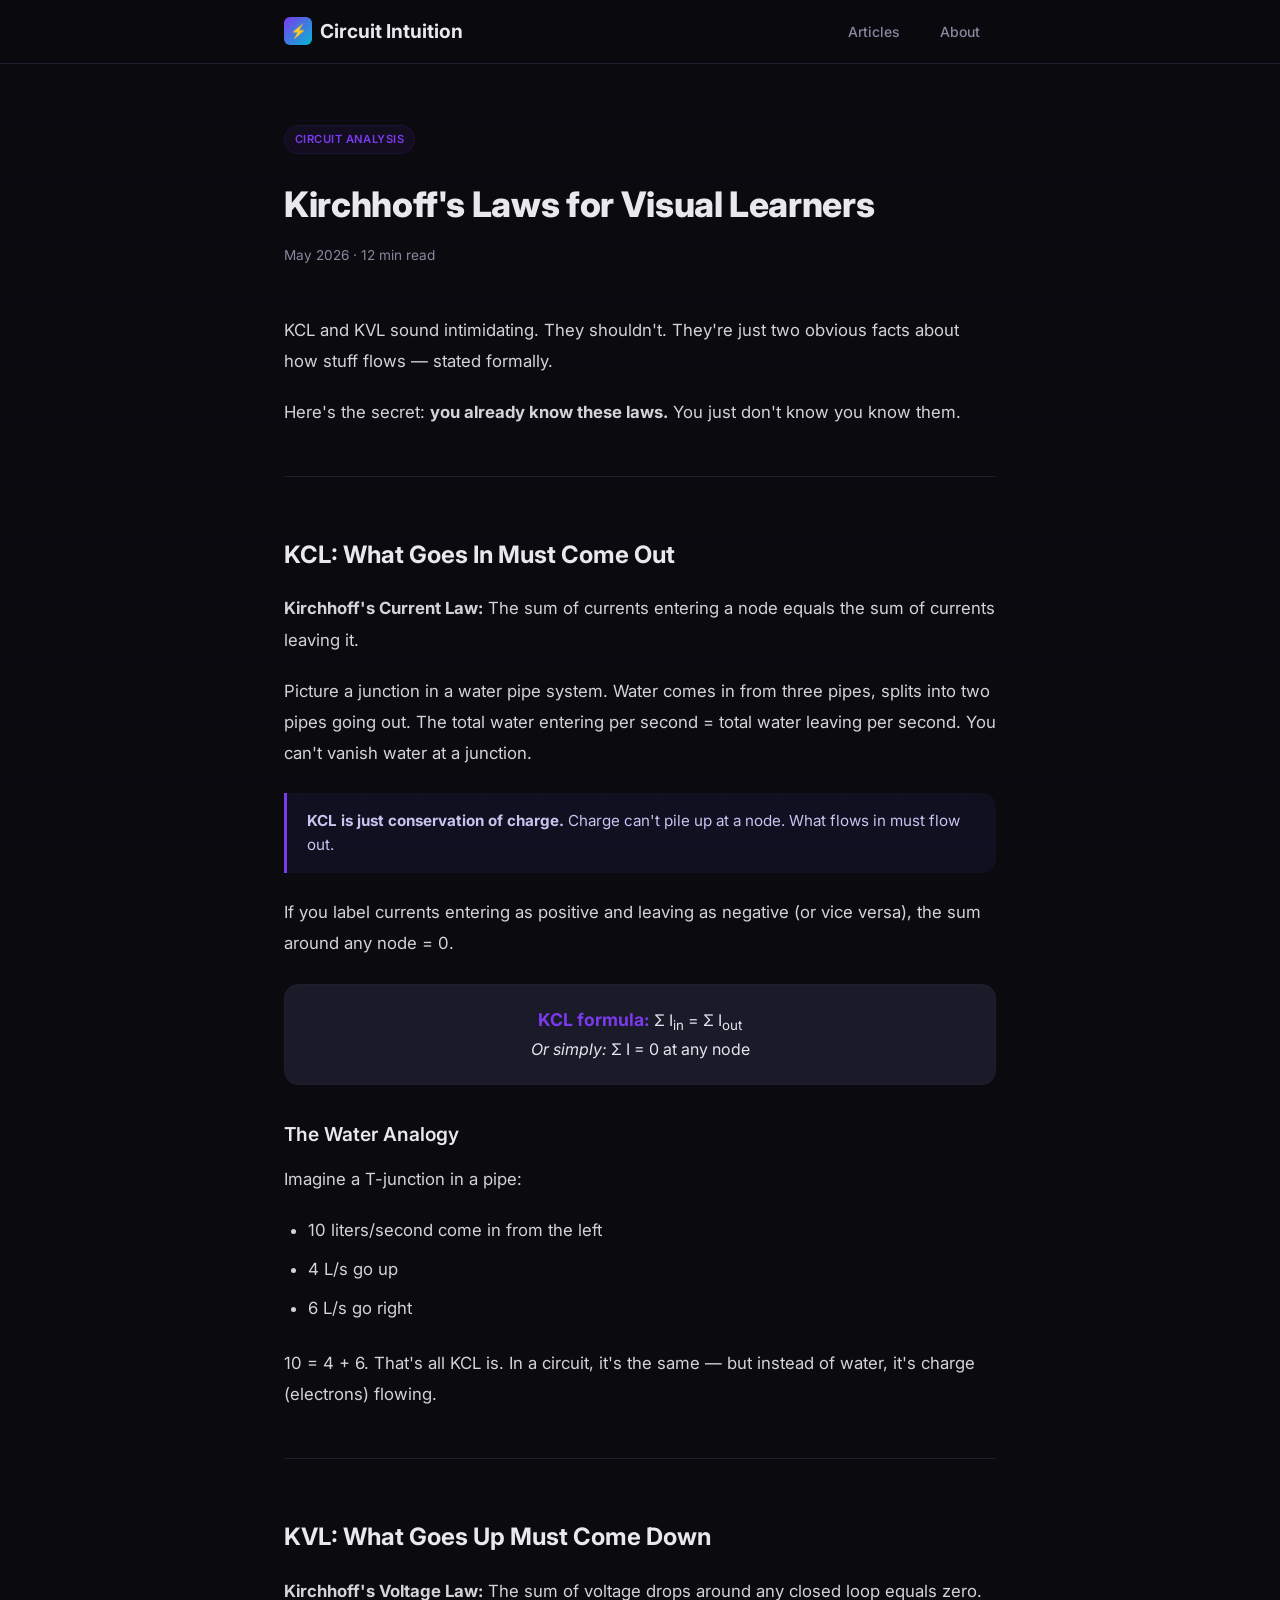
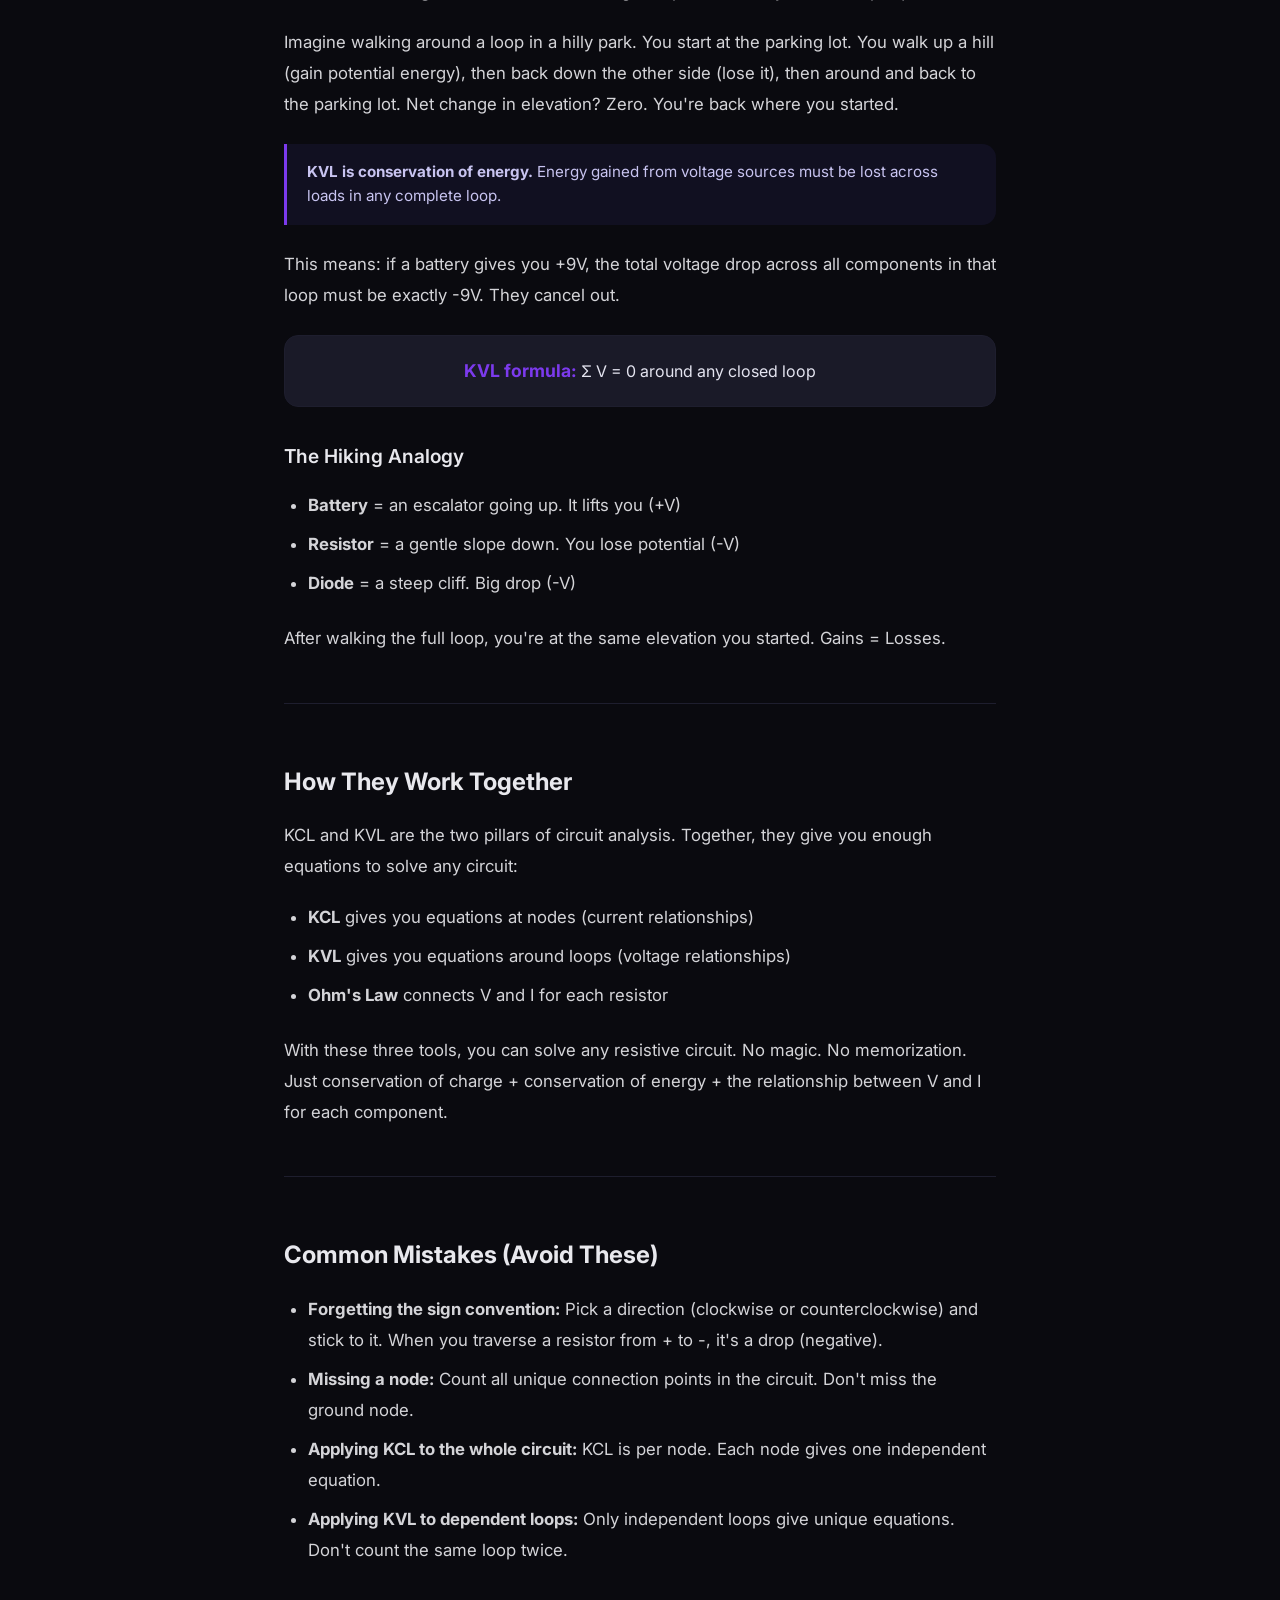
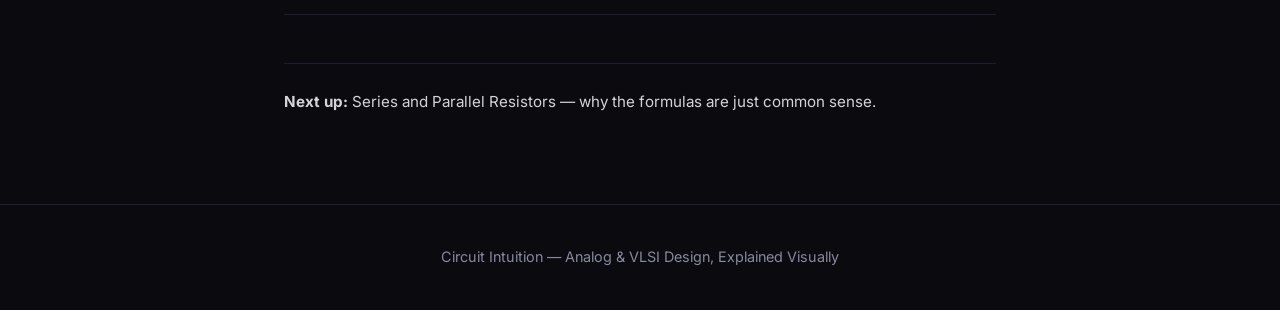
<file: articles/kcl-kvl-visual.html>
<!DOCTYPE html>
<html lang="en">
<head>
    <meta charset="UTF-8">
    <meta name="viewport" content="width=device-width, initial-scale=1.0">
    <title>Kirchhoff's Laws for Visual Learners — Circuit Intuition</title>
    <meta property="og:title" content="Kirchhoff's Laws for Visual Learners">
    <meta property="og:description" content="KCL and KVL explained with water analogies">
    <meta property="og:image" content="https://cliovlsi.github.io/circuit-intuition/images/kcl-kvl-visual.png">
    <meta property="og:url" content="https://cliovlsi.github.io/circuit-intuition/articles/kcl-kvl-visual.html">
    <meta name="twitter:card" content="summary_large_image">

    <link rel="stylesheet" href="../css/style.css">
    <link rel="stylesheet" href="../css/article.css">
    <link href="https://fonts.googleapis.com/css2?family=Inter:wght@400;500;600;700;800&display=swap" rel="stylesheet">
</head>
<body>
    <nav class="nav">
        <div class="container">
            <a href="../" class="logo"><span class="logo-icon">⚡</span> Circuit Intuition</a>
            <button class="hamburger" aria-label="Menu"><span></span><span></span><span></span></button><div class="nav-links">
                <a href=".">Articles</a>
                <a href="../about.html">About</a>
            </div>
        </div>
    </nav>
    <main>
        <article class="article-content">
            <div class="container">
                <div class="article-header">
                    <span class="tag">Circuit Analysis</span>
                    <h1>Kirchhoff's Laws for Visual Learners</h1>
                    <p class="meta">May 2026 · 12 min read</p>
                </div>
                <div class="article-body">
                    <p>KCL and KVL sound intimidating. They shouldn't. They're just two obvious facts about how stuff flows — stated formally.</p>
                    <p>Here's the secret: <strong>you already know these laws.</strong> You just don't know you know them.</p>

                    <hr>

                    <h2>KCL: What Goes In Must Come Out</h2>
                    <p><strong>Kirchhoff's Current Law:</strong> The sum of currents entering a node equals the sum of currents leaving it.</p>
                    <p>Picture a junction in a water pipe system. Water comes in from three pipes, splits into two pipes going out. The total water entering per second = total water leaving per second. You can't vanish water at a junction.</p>
                    <div class="callout">
                        <strong>KCL is just conservation of charge.</strong>
                        Charge can't pile up at a node. What flows in must flow out.
                    </div>
                    <p>If you label currents entering as positive and leaving as negative (or vice versa), the sum around any node = 0.</p>

                    <div class="equation-box">
                        <strong>KCL formula:</strong> Σ I<sub>in</sub> = Σ I<sub>out</sub><br>
                        <em>Or simply:</em> Σ I = 0 at any node
                    </div>

                    <h3>The Water Analogy</h3>
                    <p>Imagine a T-junction in a pipe:</p>
                    <ul>
                        <li>10 liters/second come in from the left</li>
                        <li>4 L/s go up</li>
                        <li>6 L/s go right</li>
                    </ul>
                    <p>10 = 4 + 6. That's all KCL is. In a circuit, it's the same — but instead of water, it's charge (electrons) flowing.</p>

                    <hr>

                    <h2>KVL: What Goes Up Must Come Down</h2>
                    <p><strong>Kirchhoff's Voltage Law:</strong> The sum of voltage drops around any closed loop equals zero.</p>
                    <p>Imagine walking around a loop in a hilly park. You start at the parking lot. You walk up a hill (gain potential energy), then back down the other side (lose it), then around and back to the parking lot. Net change in elevation? Zero. You're back where you started.</p>
                    <div class="callout">
                        <strong>KVL is conservation of energy.</strong>
                        Energy gained from voltage sources must be lost across loads in any complete loop.
                    </div>
                    <p>This means: if a battery gives you +9V, the total voltage drop across all components in that loop must be exactly -9V. They cancel out.</p>

                    <div class="equation-box">
                        <strong>KVL formula:</strong> Σ V = 0 around any closed loop
                    </div>

                    <h3>The Hiking Analogy</h3>
                    <ul>
                        <li><strong>Battery</strong> = an escalator going up. It lifts you (+V)</li>
                        <li><strong>Resistor</strong> = a gentle slope down. You lose potential (-V)</li>
                        <li><strong>Diode</strong> = a steep cliff. Big drop (-V)</li>
                    </ul>
                    <p>After walking the full loop, you're at the same elevation you started. Gains = Losses.</p>

                    <hr>

                    <h2>How They Work Together</h2>
                    <p>KCL and KVL are the two pillars of circuit analysis. Together, they give you enough equations to solve any circuit:</p>
                    <ul>
                        <li><strong>KCL</strong> gives you equations at nodes (current relationships)</li>
                        <li><strong>KVL</strong> gives you equations around loops (voltage relationships)</li>
                        <li><strong>Ohm's Law</strong> connects V and I for each resistor</li>
                    </ul>
                    <p>With these three tools, you can solve any resistive circuit. No magic. No memorization. Just conservation of charge + conservation of energy + the relationship between V and I for each component.</p>

                    <hr>

                    <h2>Common Mistakes (Avoid These)</h2>
                    <ul>
                        <li><strong>Forgetting the sign convention:</strong> Pick a direction (clockwise or counterclockwise) and stick to it. When you traverse a resistor from + to -, it's a drop (negative).</li>
                        <li><strong>Missing a node:</strong> Count all unique connection points in the circuit. Don't miss the ground node.</li>
                        <li><strong>Applying KCL to the whole circuit:</strong> KCL is per node. Each node gives one independent equation.</li>
                        <li><strong>Applying KVL to dependent loops:</strong> Only independent loops give unique equations. Don't count the same loop twice.</li>
                    </ul>

                    <hr>

                    <div class="article-footer">
                        <p><strong>Next up:</strong> Series and Parallel Resistors — why the formulas are just common sense.</p>
                    </div>
                </div>
            </div>
        </article>
    </main>
    <footer class="footer">
        <div class="container">
            <p>Circuit Intuition — Analog & VLSI Design, Explained Visually</p>
        </div>
    </footer>
<script src="../js/app.js"></script>
</body>
</html>
</file>
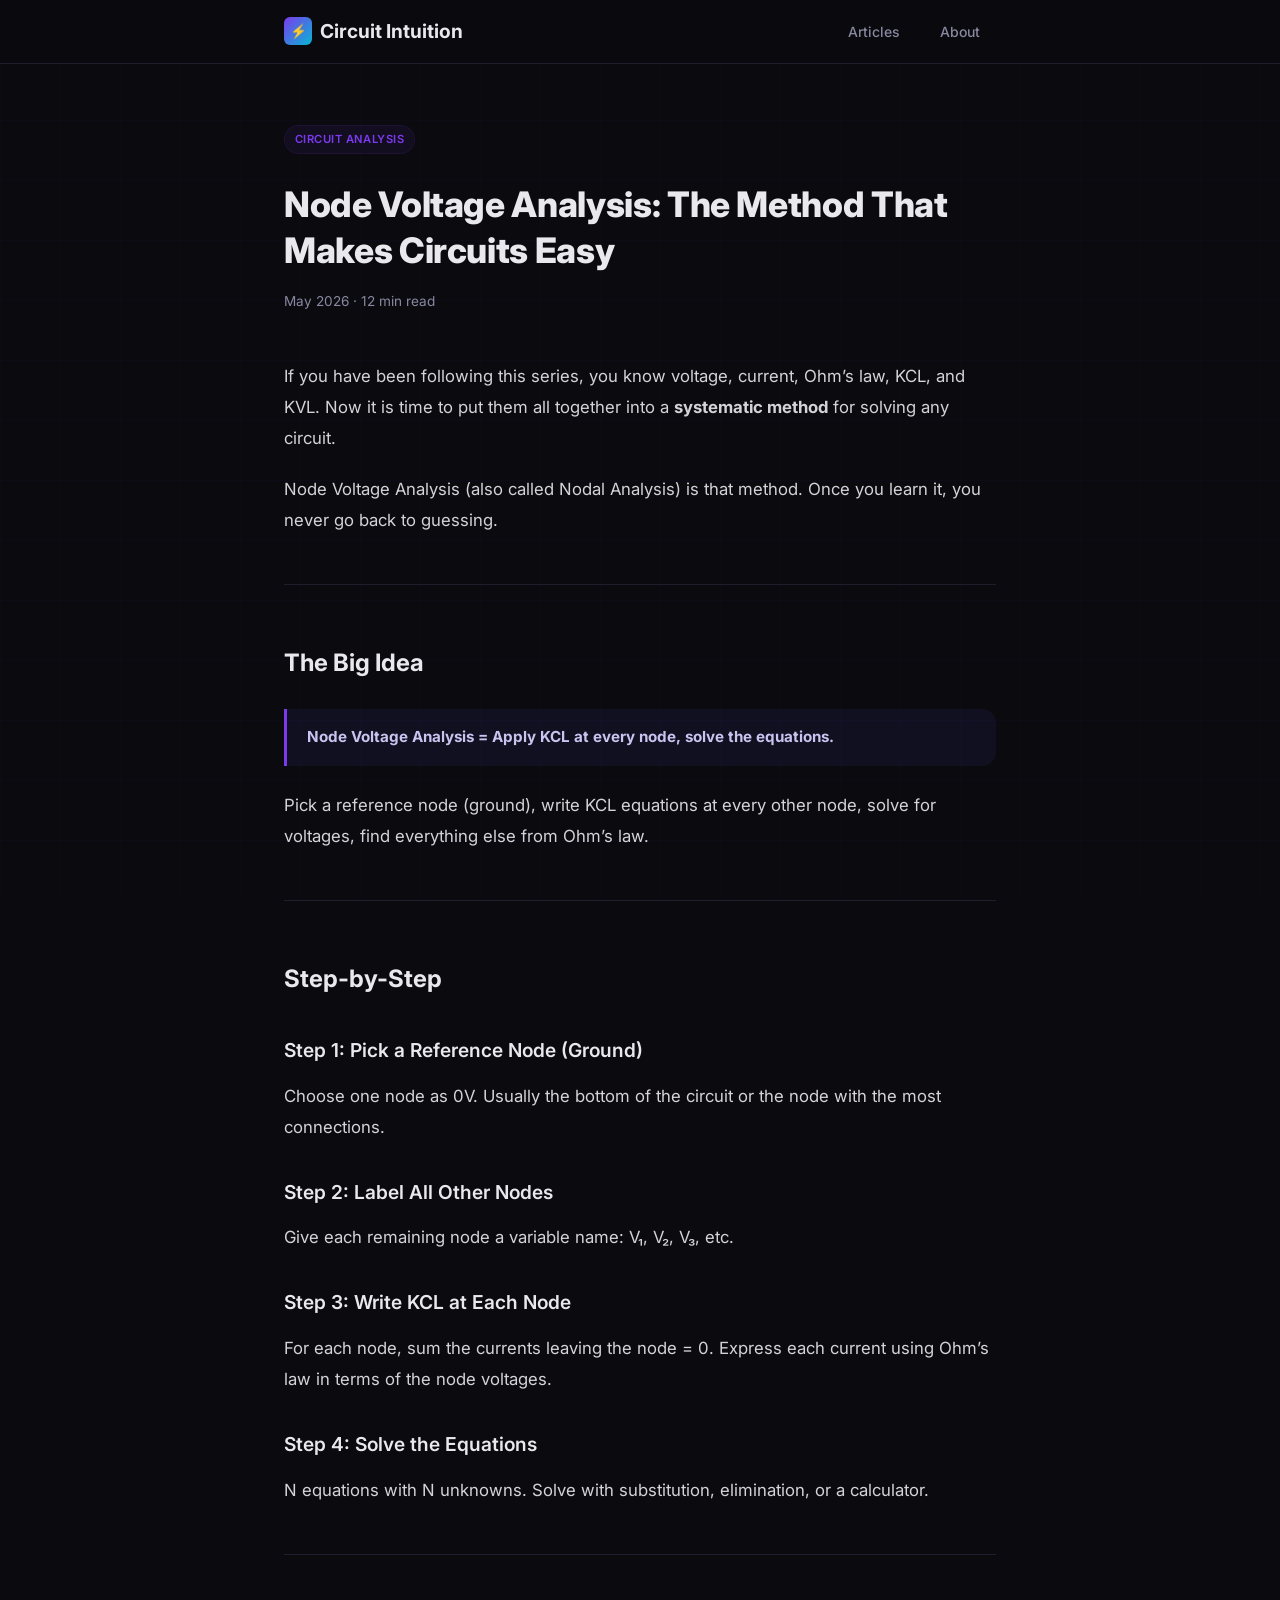
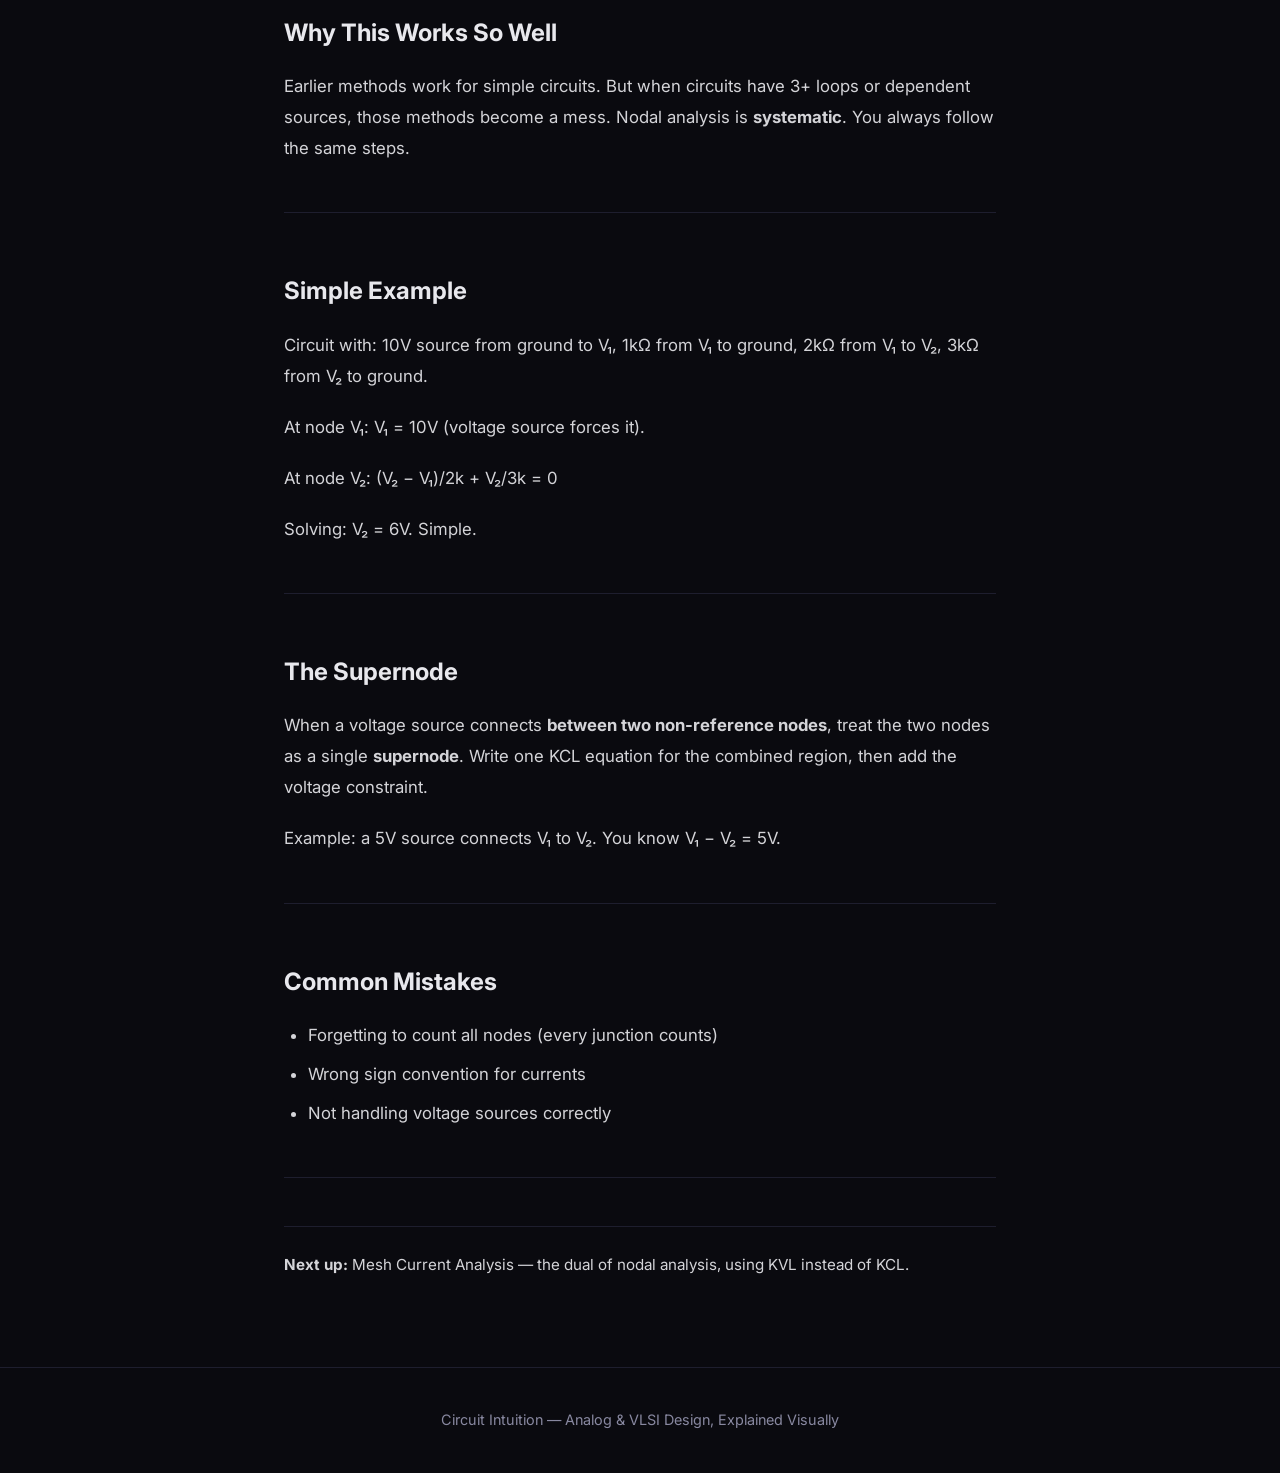
<file: articles/node-voltage-analysis.html>
<!DOCTYPE html>
<html lang="en">
<head>
    <meta charset="UTF-8">
    <meta name="viewport" content="width=device-width, initial-scale=1.0">
    <title>Node Voltage Analysis: The Method That Makes Circuits Easy — Circuit Intuition</title>
    <meta property="og:title" content="Node Voltage Analysis: Make Circuits Easy">
    <meta property="og:description" content="KCL organized into a systematic method">
    <meta property="og:image" content="https://cliovlsi.github.io/circuit-intuition/images/node-voltage-analysis.png">
    <meta property="og:url" content="https://cliovlsi.github.io/circuit-intuition/articles/node-voltage-analysis.html">
    <meta name="twitter:card" content="summary_large_image">

    <link rel="stylesheet" href="../css/style.css">
    <link rel="stylesheet" href="../css/article.css">
    <link href="https://fonts.googleapis.com/css2?family=Inter:wght@400;500;600;700;800&display=swap" rel="stylesheet">
</head>
<body>
    <nav class="nav">
        <div class="container">
            <a href="../" class="logo"><span class="logo-icon">⚡</span> Circuit Intuition</a>
            <button class="hamburger" aria-label="Menu"><span></span><span></span><span></span></button><div class="nav-links">
                <a href=".">Articles</a>
                <a href="../about.html">About</a>
            </div>
        </div>
    </nav>
    <main>
        <article class="article-content">
            <div class="container">
                <div class="article-header">
                    <span class="tag">Circuit Analysis</span>
                    <h1>Node Voltage Analysis: The Method That Makes Circuits Easy</h1>
                    <p class="meta">May 2026 · 12 min read</p>
                </div>
                <div class="article-body">
                    <p>If you have been following this series, you know voltage, current, Ohm’s law, KCL, and KVL. Now it is time to put them all together into a <strong>systematic method</strong> for solving any circuit.</p>
                    <p>Node Voltage Analysis (also called Nodal Analysis) is that method. Once you learn it, you never go back to guessing.</p>

                    <hr>

                    <h2>The Big Idea</h2>
                    <div class="callout">
                        <strong>Node Voltage Analysis = Apply KCL at every node, solve the equations.</strong>
                    </div>
                    <p>Pick a reference node (ground), write KCL equations at every other node, solve for voltages, find everything else from Ohm’s law.</p>

                    <hr>

                    <h2>Step-by-Step</h2>
                    <h3>Step 1: Pick a Reference Node (Ground)</h3>
                    <p>Choose one node as 0V. Usually the bottom of the circuit or the node with the most connections.</p>

                    <h3>Step 2: Label All Other Nodes</h3>
                    <p>Give each remaining node a variable name: V₁, V₂, V₃, etc.</p>

                    <h3>Step 3: Write KCL at Each Node</h3>
                    <p>For each node, sum the currents leaving the node = 0. Express each current using Ohm’s law in terms of the node voltages.</p>

                    <h3>Step 4: Solve the Equations</h3>
                    <p>N equations with N unknowns. Solve with substitution, elimination, or a calculator.</p>

                    <hr>

                    <h2>Why This Works So Well</h2>
                    <p>Earlier methods work for simple circuits. But when circuits have 3+ loops or dependent sources, those methods become a mess. Nodal analysis is <strong>systematic</strong>. You always follow the same steps.</p>

                    <hr>

                    <h2>Simple Example</h2>
                    <p>Circuit with: 10V source from ground to V₁, 1kΩ from V₁ to ground, 2kΩ from V₁ to V₂, 3kΩ from V₂ to ground.</p>
                    <p>At node V₁: V₁ = 10V (voltage source forces it).</p>
                    <p>At node V₂: (V₂ − V₁)/2k + V₂/3k = 0</p>
                    <p>Solving: V₂ = 6V. Simple.</p>

                    <hr>

                    <h2>The Supernode</h2>
                    <p>When a voltage source connects <strong>between two non-reference nodes</strong>, treat the two nodes as a single <strong>supernode</strong>. Write one KCL equation for the combined region, then add the voltage constraint.</p>
                    <p>Example: a 5V source connects V₁ to V₂. You know V₁ − V₂ = 5V.</p>

                    <hr>

                    <h2>Common Mistakes</h2>
                    <ul>
                        <li>Forgetting to count all nodes (every junction counts)</li>
                        <li>Wrong sign convention for currents</li>
                        <li>Not handling voltage sources correctly</li>
                    </ul>

                    <hr>

                    <div class="article-footer">
                        <p><strong>Next up:</strong> Mesh Current Analysis — the dual of nodal analysis, using KVL instead of KCL.</p>
                    </div>
                </div>
            </div>
        </article>
    </main>
    <footer class="footer">
        <div class="container">
            <p>Circuit Intuition — Analog & VLSI Design, Explained Visually</p>
        </div>
    </footer>
<script src="../js/app.js"></script>
</body>
</html>
</file>
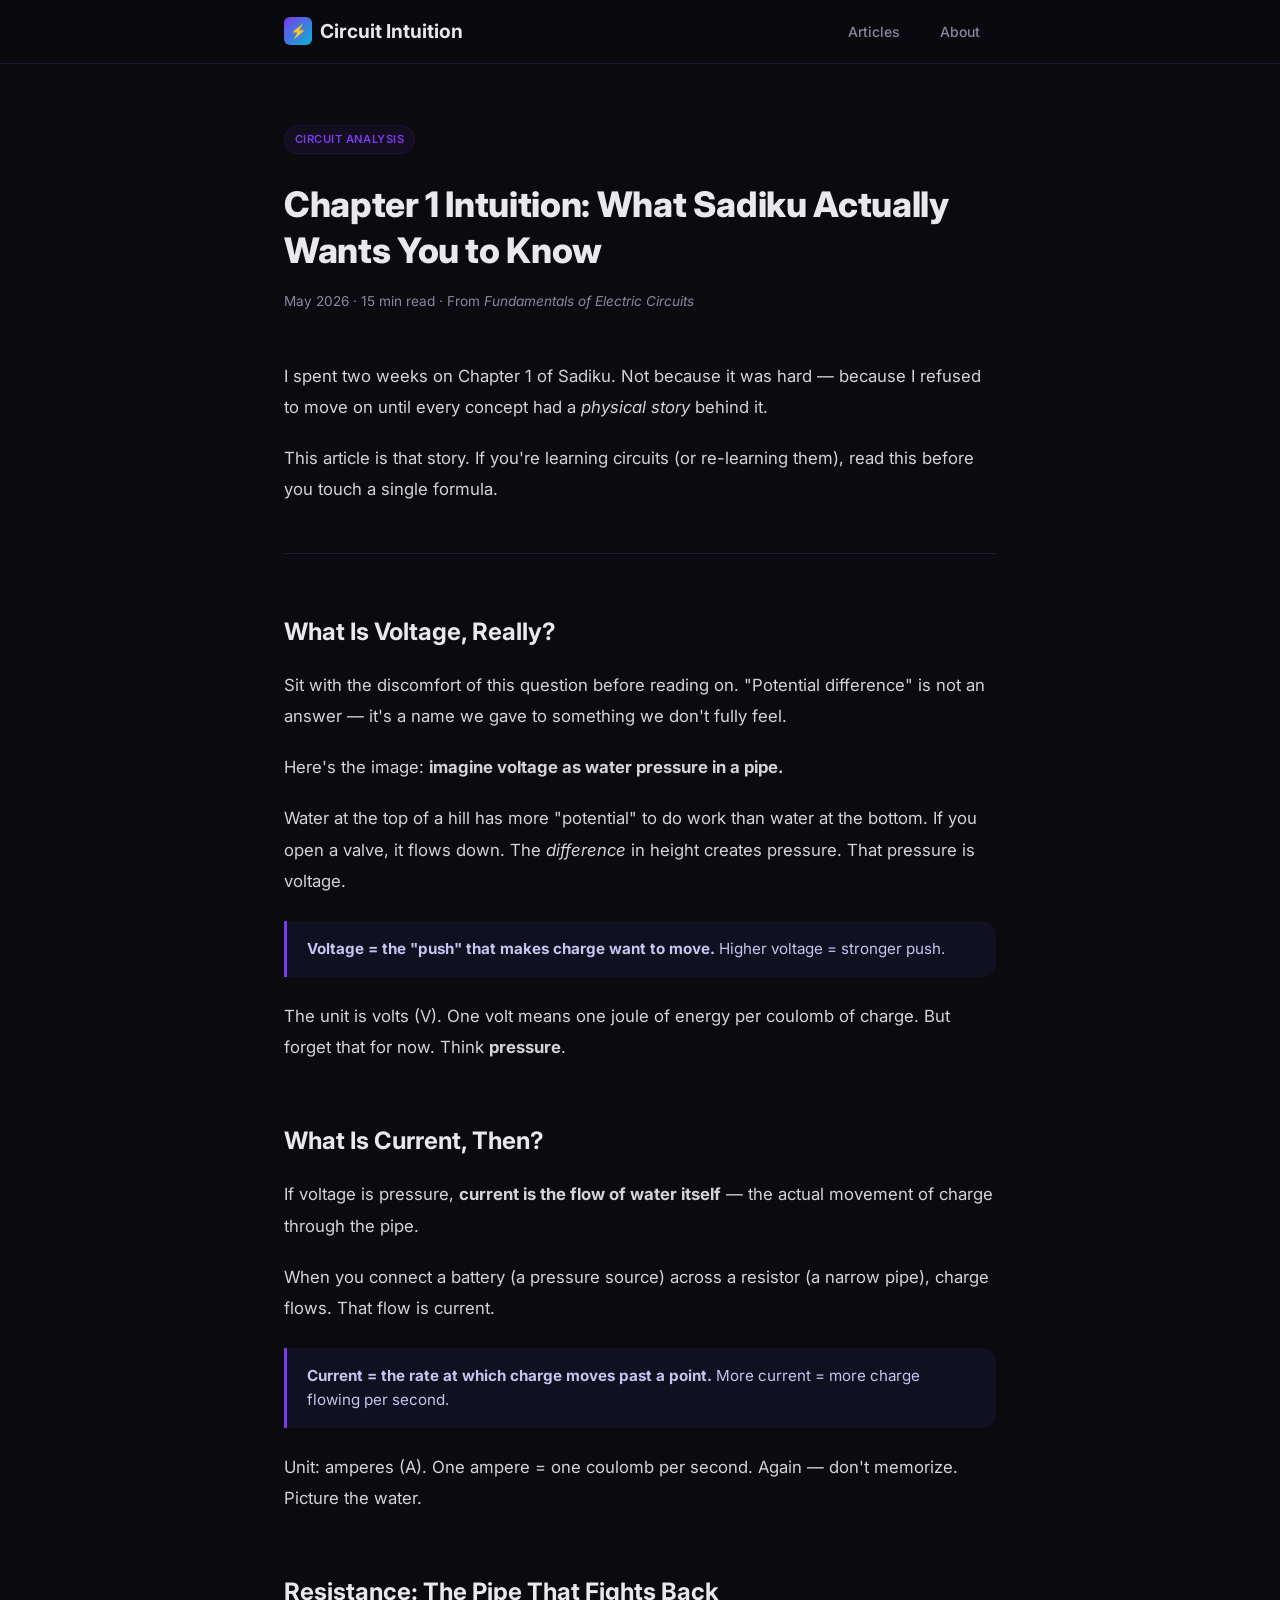
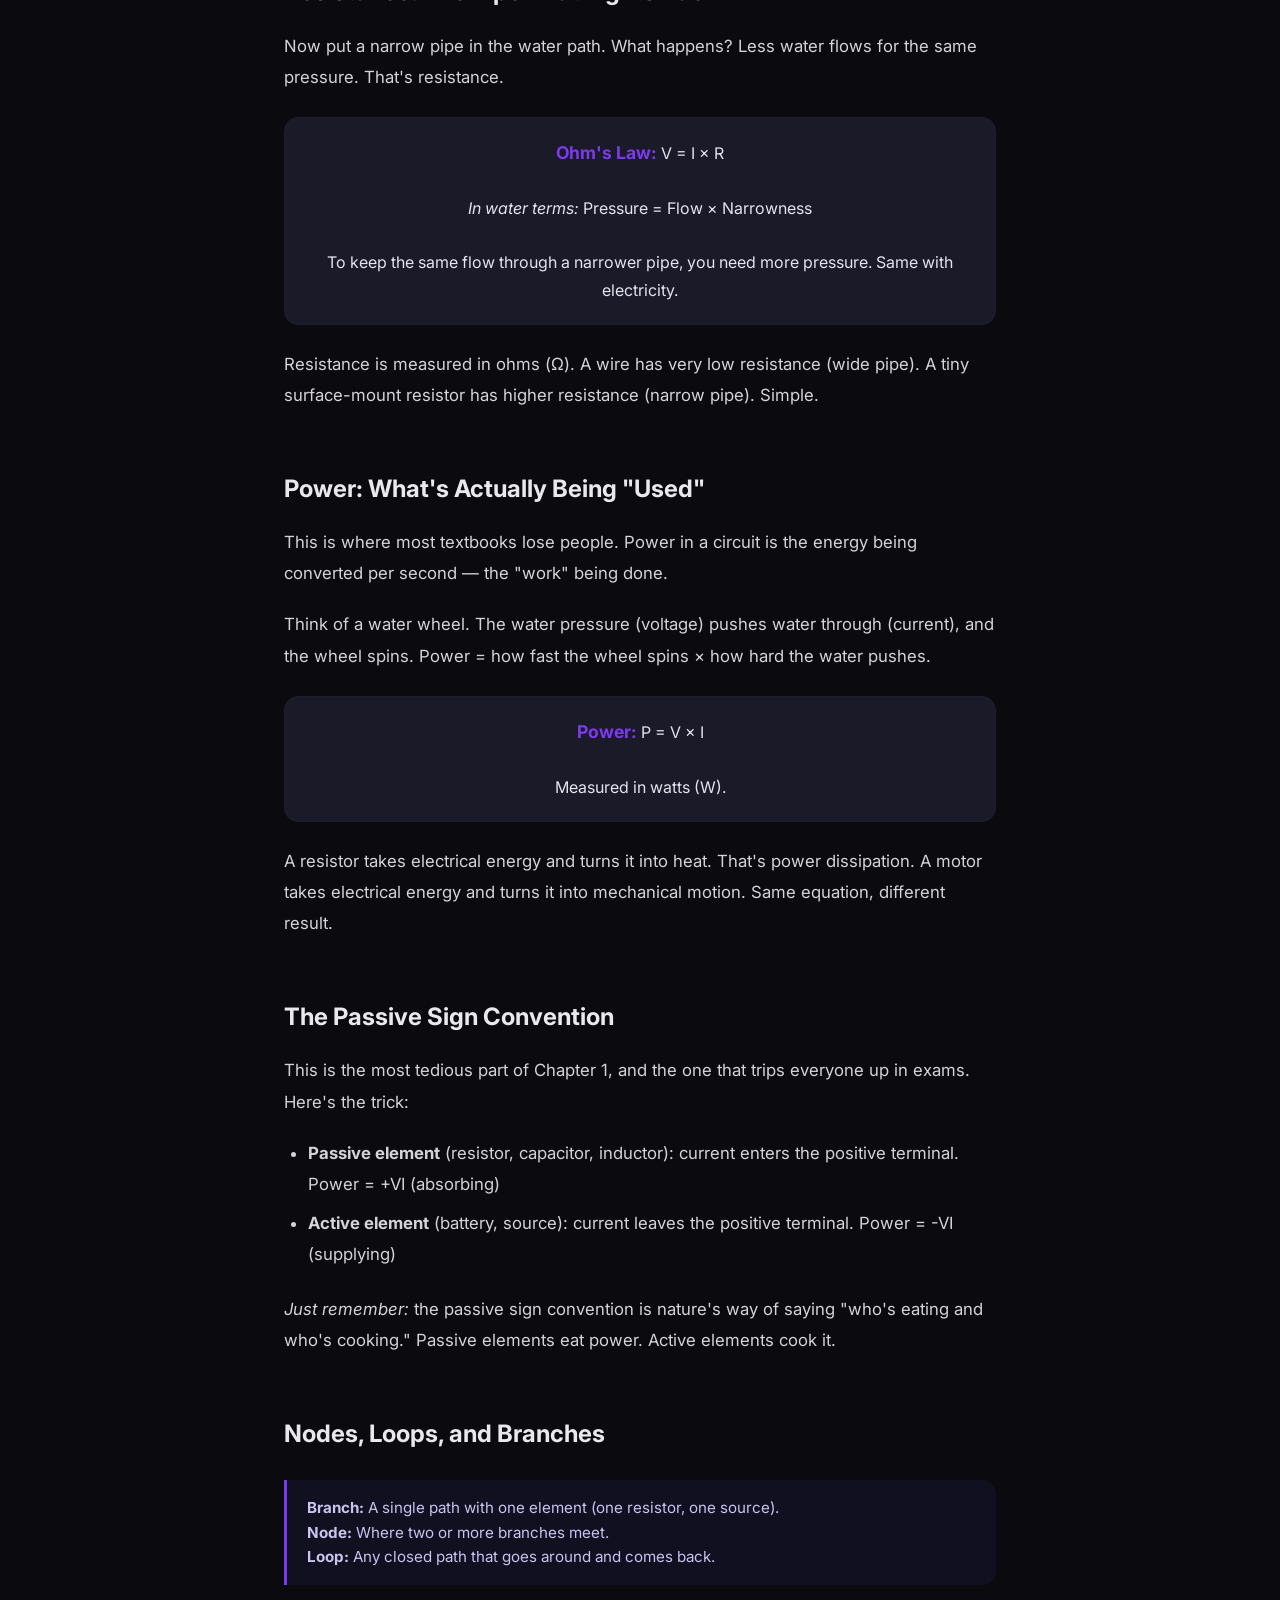
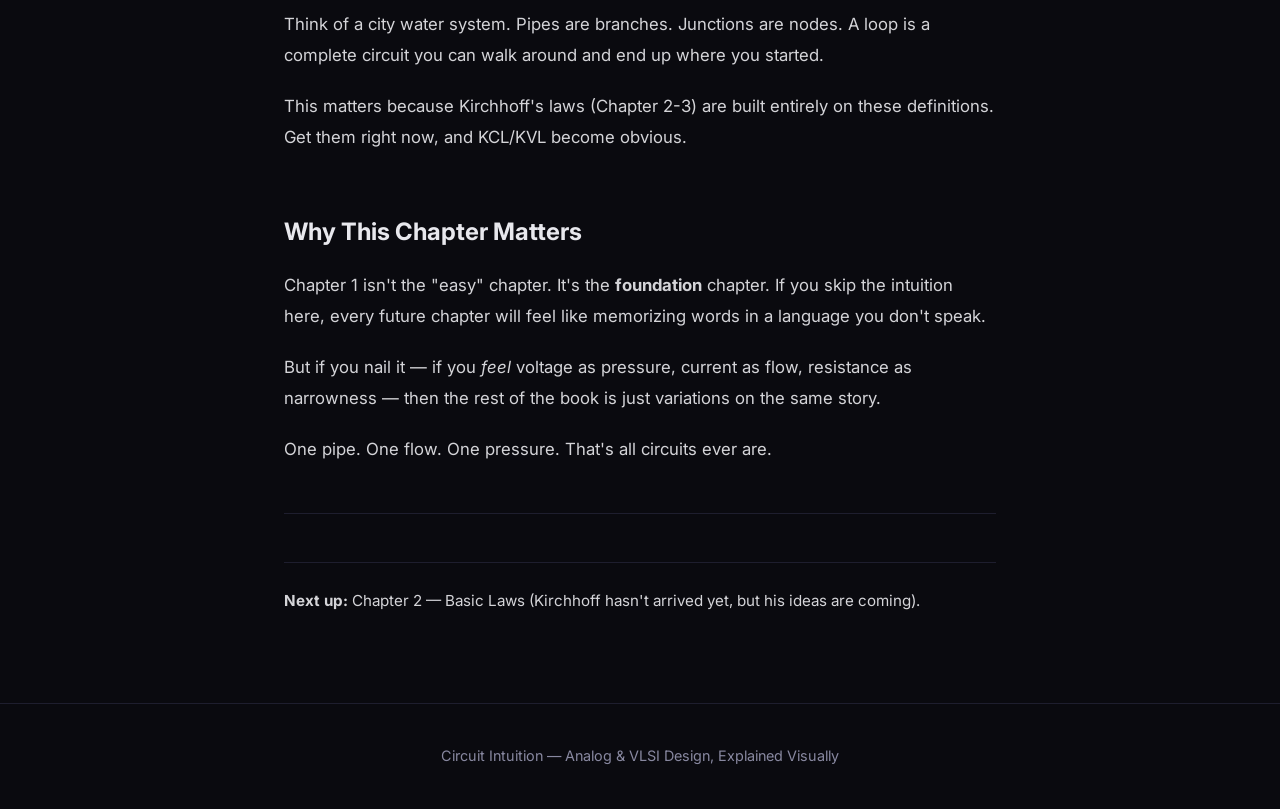
<file: articles/sadiku-ch1-intuition.html>
<!DOCTYPE html>
<html lang="en">
<head>
    <meta charset="UTF-8">
    <meta name="viewport" content="width=device-width, initial-scale=1.0">
    <title>Chapter 1 Intuition — Circuit Intuition</title>
    <meta property="og:title" content="Chapter 1 Intuition: What Sadiku Actually Wants You to Know">
    <meta property="og:description" content="Voltage, current, power explained visually">
    <meta property="og:image" content="https://cliovlsi.github.io/circuit-intuition/images/sadiku-ch1-intuition.png">
    <meta property="og:url" content="https://cliovlsi.github.io/circuit-intuition/articles/sadiku-ch1-intuition.html">
    <meta name="twitter:card" content="summary_large_image">

    <meta property="og:title" content="Chapter 1 Intuition: What Sadiku Actually Wants You to Know">
    <meta property="og:description" content="Voltage, current, power, and passive sign convention explained like you're seeing them for the first time.">
    <meta property="og:image" content="/circuit-intuition/images/sadiku-ch1-intuition.png">
    <meta name="twitter:card" content="summary_large_image">
    <link rel="stylesheet" href="../css/style.css">
    <link rel="stylesheet" href="../css/article.css">
    <link href="https://fonts.googleapis.com/css2?family=Inter:wght@400;500;600;700;800&display=swap" rel="stylesheet">
</head>
<body>
    <nav class="nav">
        <div class="container">
            <a href="../" class="logo"><span class="logo-icon">⚡</span> Circuit Intuition</a>
            <button class="hamburger" aria-label="Menu"><span></span><span></span><span></span></button><div class="nav-links">
                <a href=".">Articles</a>
                <a href="../about.html">About</a>
            </div>
        </div>
    </nav>
    <main>
        <article class="article-content">
            <div class="container">
                <div class="article-header">
                    <span class="tag">Circuit Analysis</span>
                    <h1>Chapter 1 Intuition: What Sadiku Actually Wants You to Know</h1>
                    <p class="meta">May 2026 · 15 min read · From <em>Fundamentals of Electric Circuits</em></p>
                </div>

                <div class="article-body">

                    <p>I spent two weeks on Chapter 1 of Sadiku. Not because it was hard — because I refused to move on until every concept had a <em>physical story</em> behind it.</p>
                    <p>This article is that story. If you're learning circuits (or re-learning them), read this before you touch a single formula.</p>

                    <hr>

                    <h2>What Is Voltage, Really?</h2>
                    <p>Sit with the discomfort of this question before reading on. "Potential difference" is not an answer — it's a name we gave to something we don't fully feel.</p>
                    <p>Here's the image: <strong>imagine voltage as water pressure in a pipe.</strong></p>
                    <p>Water at the top of a hill has more "potential" to do work than water at the bottom. If you open a valve, it flows down. The <em>difference</em> in height creates pressure. That pressure is voltage.</p>
                    <div class="callout">
                        <strong>Voltage = the "push" that makes charge want to move.</strong>
                        Higher voltage = stronger push.
                    </div>
                    <p>The unit is volts (V). One volt means one joule of energy per coulomb of charge. But forget that for now. Think <strong>pressure</strong>.</p>

                    <h2>What Is Current, Then?</h2>
                    <p>If voltage is pressure, <strong>current is the flow of water itself</strong> — the actual movement of charge through the pipe.</p>
                    <p>When you connect a battery (a pressure source) across a resistor (a narrow pipe), charge flows. That flow is current.</p>
                    <div class="callout">
                        <strong>Current = the rate at which charge moves past a point.</strong>
                        More current = more charge flowing per second.
                    </div>
                    <p>Unit: amperes (A). One ampere = one coulomb per second. Again — don't memorize. Picture the water.</p>

                    <h2>Resistance: The Pipe That Fights Back</h2>
                    <p>Now put a narrow pipe in the water path. What happens? Less water flows for the same pressure. That's resistance.</p>
                    <div class="equation-box">
                        <strong>Ohm's Law:</strong> V = I × R
                        <br><br>
                        <em>In water terms:</em> Pressure = Flow × Narrowness
                        <br><br>
                        To keep the same flow through a narrower pipe, you need more pressure. Same with electricity.
                    </div>
                    <p>Resistance is measured in ohms (Ω). A wire has very low resistance (wide pipe). A tiny surface-mount resistor has higher resistance (narrow pipe). Simple.</p>

                    <h2>Power: What's Actually Being "Used"</h2>
                    <p>This is where most textbooks lose people. Power in a circuit is the energy being converted per second — the "work" being done.</p>
                    <p>Think of a water wheel. The water pressure (voltage) pushes water through (current), and the wheel spins. Power = how fast the wheel spins × how hard the water pushes.</p>
                    <div class="equation-box">
                        <strong>Power:</strong> P = V × I
                        <br><br>
                        Measured in watts (W).
                    </div>
                    <p>A resistor takes electrical energy and turns it into heat. That's power dissipation. A motor takes electrical energy and turns it into mechanical motion. Same equation, different result.</p>

                    <h2>The Passive Sign Convention</h2>
                    <p>This is the most tedious part of Chapter 1, and the one that trips everyone up in exams. Here's the trick:</p>
                    <ul>
                        <li><strong>Passive element</strong> (resistor, capacitor, inductor): current enters the positive terminal. Power = +VI (absorbing)</li>
                        <li><strong>Active element</strong> (battery, source): current leaves the positive terminal. Power = -VI (supplying)</li>
                    </ul>
                    <p><em>Just remember:</em> the passive sign convention is nature's way of saying "who's eating and who's cooking." Passive elements eat power. Active elements cook it.</p>

                    <h2>Nodes, Loops, and Branches</h2>
                    <div class="callout">
                        <strong>Branch:</strong> A single path with one element (one resistor, one source).<br>
                        <strong>Node:</strong> Where two or more branches meet.<br>
                        <strong>Loop:</strong> Any closed path that goes around and comes back.
                    </div>
                    <p>Think of a city water system. Pipes are branches. Junctions are nodes. A loop is a complete circuit you can walk around and end up where you started.</p>
                    <p>This matters because Kirchhoff's laws (Chapter 2-3) are built entirely on these definitions. Get them right now, and KCL/KVL become obvious.</p>

                    <h2>Why This Chapter Matters</h2>
                    <p>Chapter 1 isn't the "easy" chapter. It's the <strong>foundation</strong> chapter. If you skip the intuition here, every future chapter will feel like memorizing words in a language you don't speak.</p>
                    <p>But if you nail it — if you <em>feel</em> voltage as pressure, current as flow, resistance as narrowness — then the rest of the book is just variations on the same story.</p>
                    <p>One pipe. One flow. One pressure. That's all circuits ever are.</p>

                    <hr>

                    <div class="article-footer">
                        <p><strong>Next up:</strong> Chapter 2 — Basic Laws (Kirchhoff hasn't arrived yet, but his ideas are coming).</p>
                    </div>

                </div>
            </div>
        </article>
    </main>
    <footer class="footer">
        <div class="container">
            <p>Circuit Intuition — Analog & VLSI Design, Explained Visually</p>
        </div>
    </footer>
<script src="../js/app.js"></script>
</body>
</html>
</file>
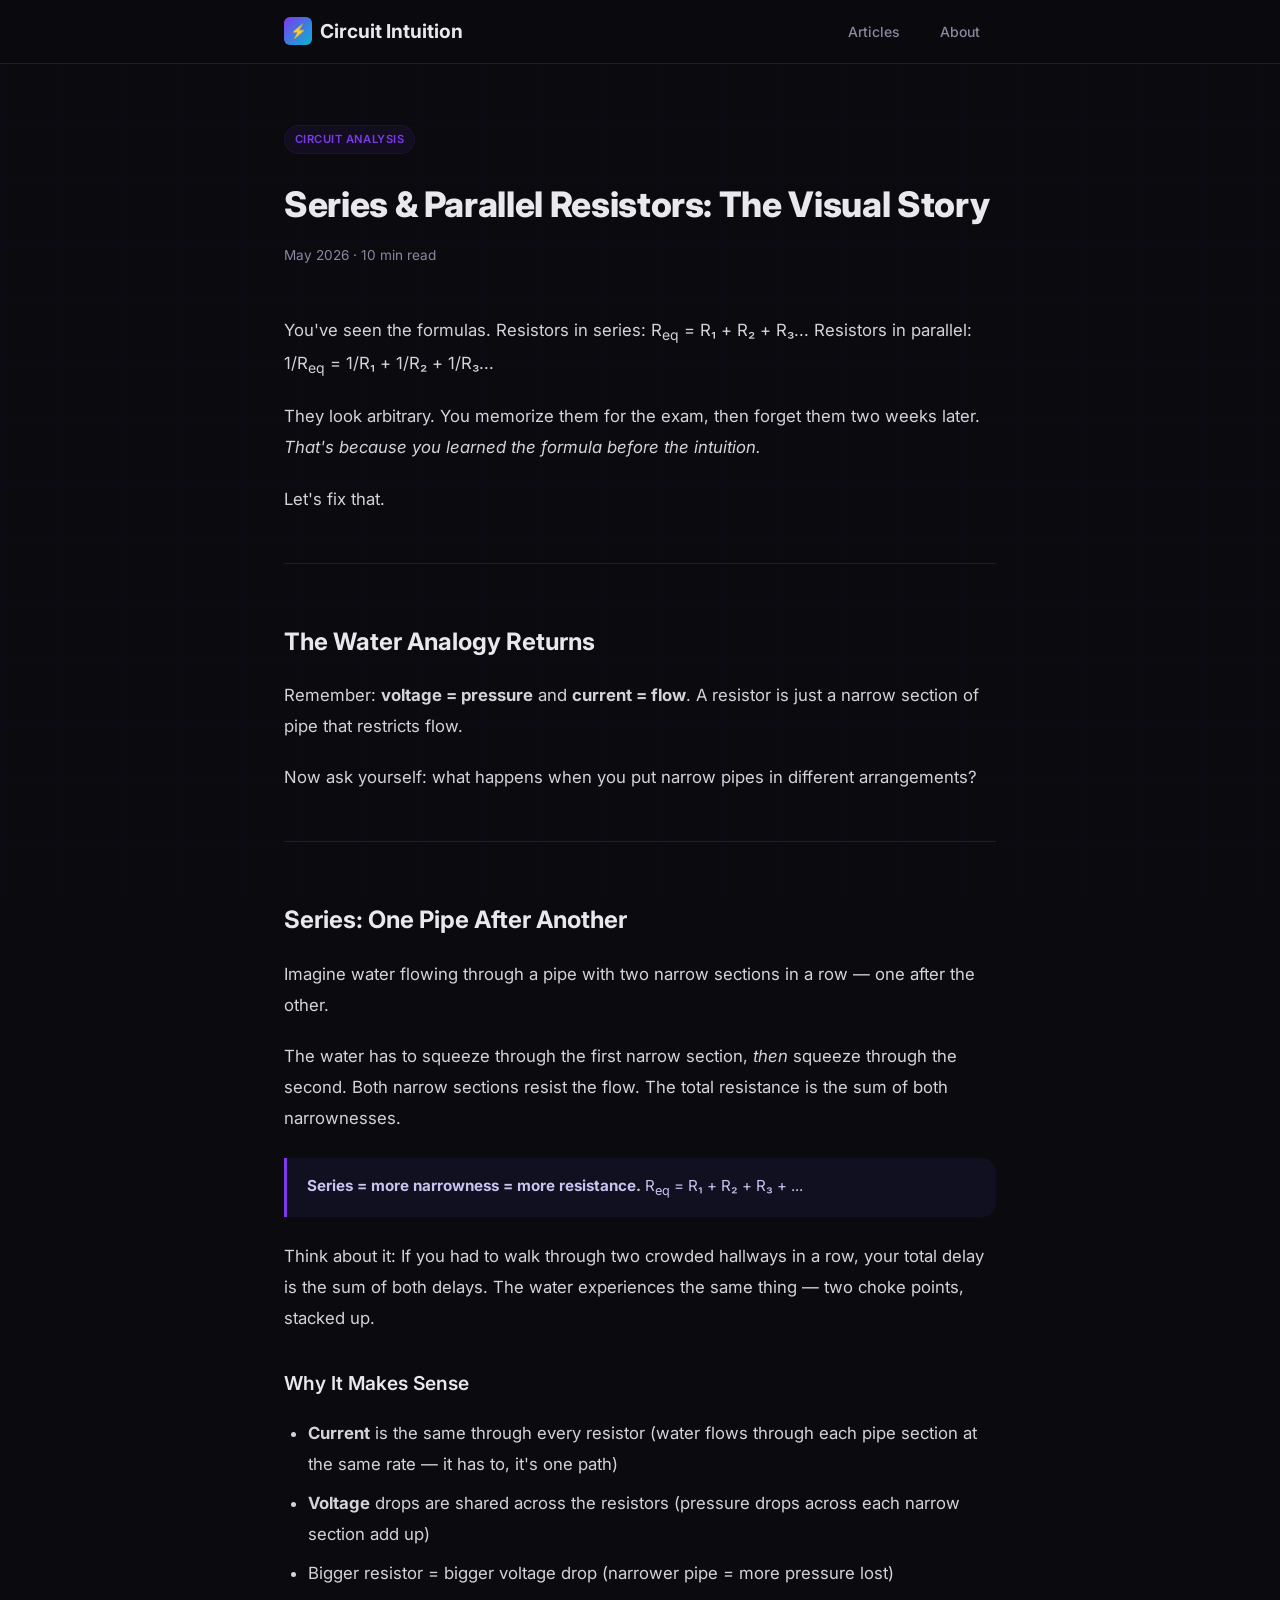
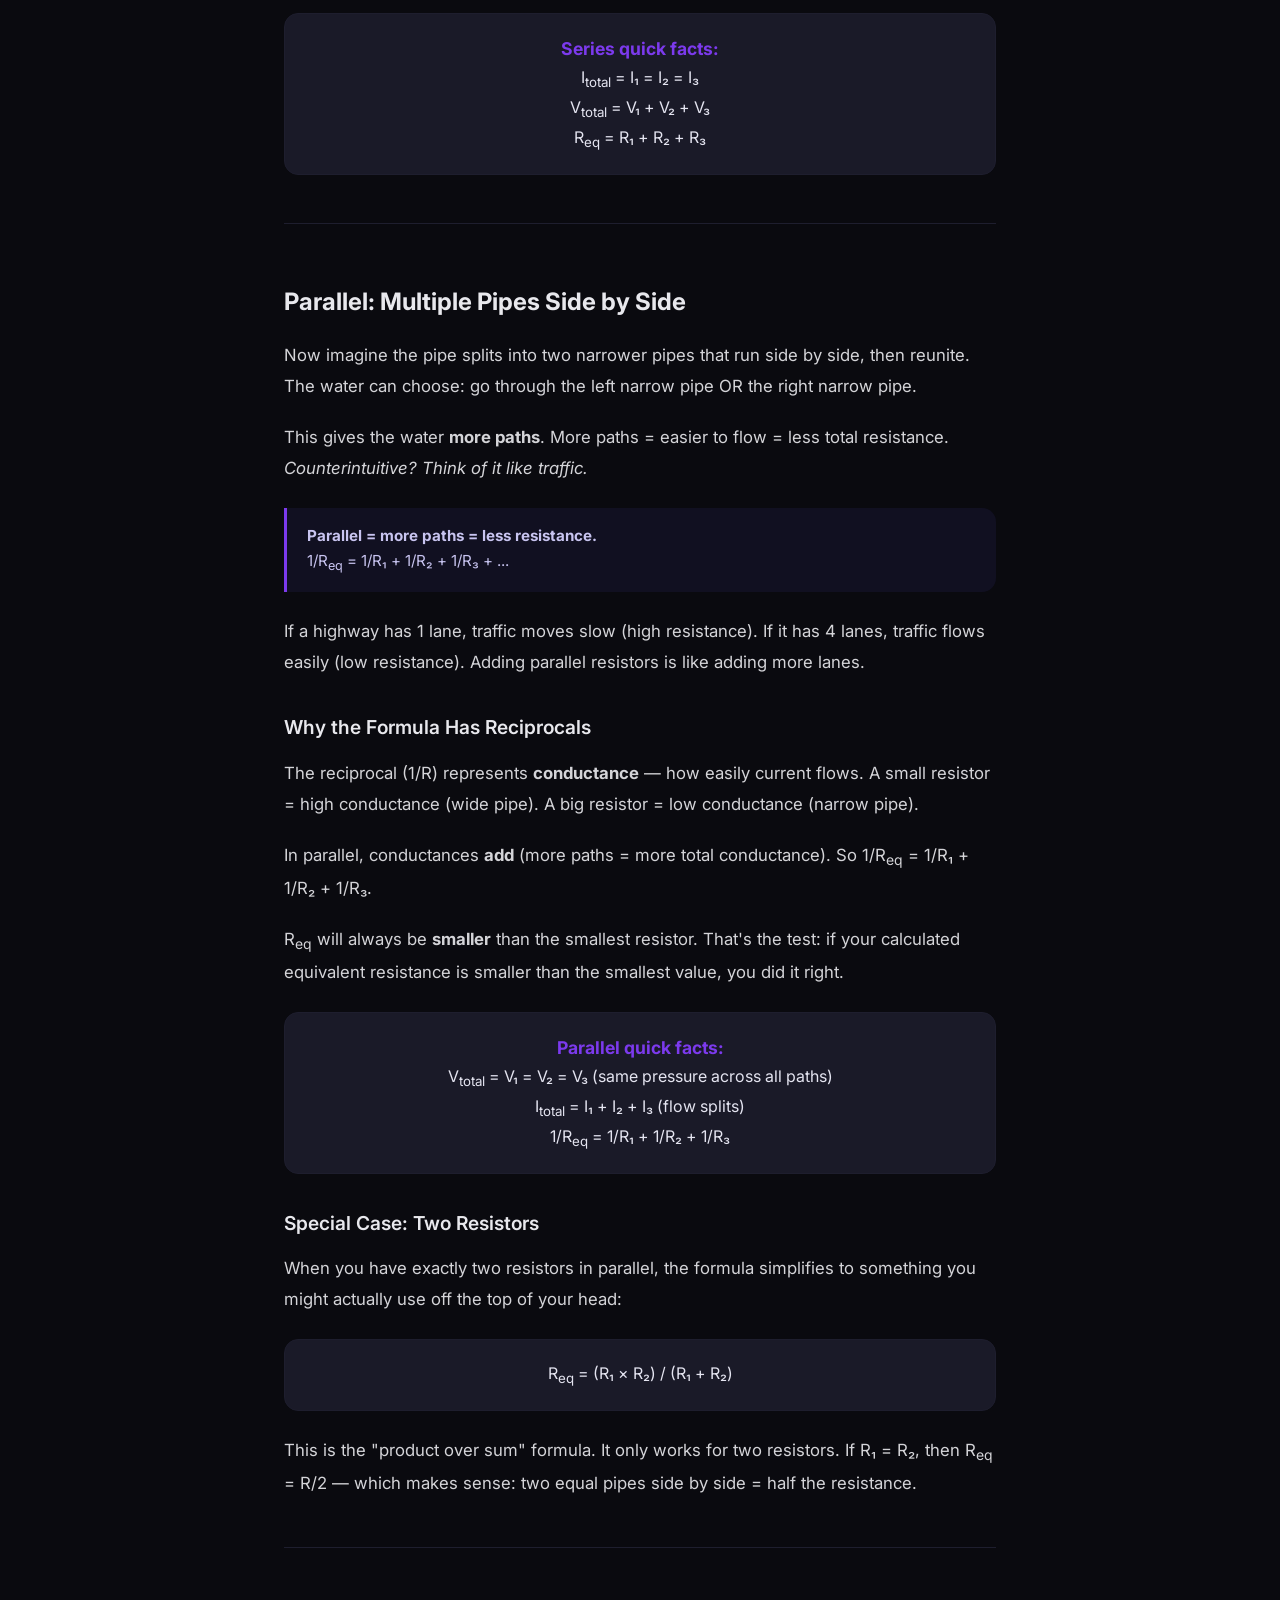
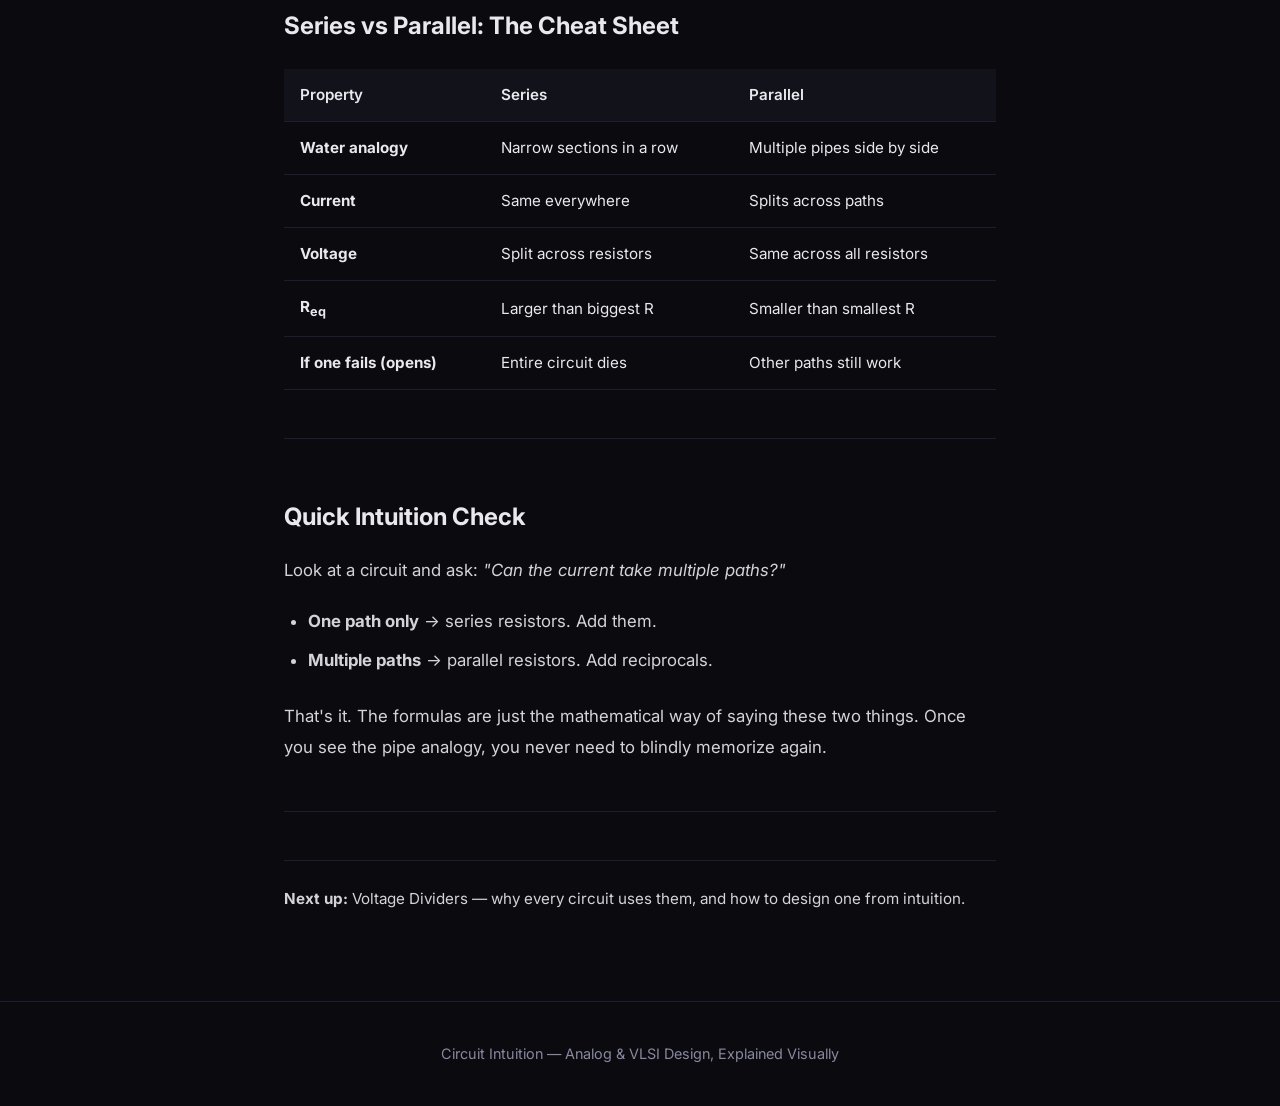
<file: articles/series-parallel-visual.html>
<!DOCTYPE html>
<html lang="en">
<head>
    <meta charset="UTF-8">
    <meta name="viewport" content="width=device-width, initial-scale=1.0">
    <title>Series & Parallel Resistors: The Visual Story — Circuit Intuition</title>
    <meta property="og:title" content="Series & Parallel Resistors: The Visual Story">
    <meta property="og:description" content="Why we add series resistors and use reciprocals in parallel">
    <meta property="og:image" content="https://cliovlsi.github.io/circuit-intuition/images/series-parallel-visual.png">
    <meta property="og:url" content="https://cliovlsi.github.io/circuit-intuition/articles/series-parallel-visual.html">
    <meta name="twitter:card" content="summary_large_image">

    <link rel="stylesheet" href="../css/style.css">
    <link rel="stylesheet" href="../css/article.css">
    <link href="https://fonts.googleapis.com/css2?family=Inter:wght@400;500;600;700;800&display=swap" rel="stylesheet">
</head>
<body>
    <nav class="nav">
        <div class="container">
            <a href="../" class="logo"><span class="logo-icon">⚡</span> Circuit Intuition</a>
            <button class="hamburger" aria-label="Menu"><span></span><span></span><span></span></button><div class="nav-links">
                <a href=".">Articles</a>
                <a href="../about.html">About</a>
            </div>
        </div>
    </nav>
    <main>
        <article class="article-content">
            <div class="container">
                <div class="article-header">
                    <span class="tag">Circuit Analysis</span>
                    <h1>Series & Parallel Resistors: The Visual Story</h1>
                    <p class="meta">May 2026 · 10 min read</p>
                </div>
                <div class="article-body">

                    <p>You've seen the formulas. Resistors in series: R<sub>eq</sub> = R₁ + R₂ + R₃... Resistors in parallel: 1/R<sub>eq</sub> = 1/R₁ + 1/R₂ + 1/R₃...</p>
                    <p>They look arbitrary. You memorize them for the exam, then forget them two weeks later. <em>That's because you learned the formula before the intuition.</em></p>
                    <p>Let's fix that.</p>

                    <hr>

                    <h2>The Water Analogy Returns</h2>
                    <p>Remember: <strong>voltage = pressure</strong> and <strong>current = flow</strong>. A resistor is just a narrow section of pipe that restricts flow.</p>
                    <p>Now ask yourself: what happens when you put narrow pipes in different arrangements?</p>

                    <hr>

                    <h2>Series: One Pipe After Another</h2>
                    <p>Imagine water flowing through a pipe with two narrow sections in a row — one after the other.</p>
                    <p>The water has to squeeze through the first narrow section, <em>then</em> squeeze through the second. Both narrow sections resist the flow. The total resistance is the sum of both narrownesses.</p>
                    <div class="callout">
                        <strong>Series = more narrowness = more resistance.</strong>
                        R<sub>eq</sub> = R₁ + R₂ + R₃ + ...
                    </div>
                    <p>Think about it: If you had to walk through two crowded hallways in a row, your total delay is the sum of both delays. The water experiences the same thing — two choke points, stacked up.</p>

                    <h3>Why It Makes Sense</h3>
                    <ul>
                        <li><strong>Current</strong> is the same through every resistor (water flows through each pipe section at the same rate — it has to, it's one path)</li>
                        <li><strong>Voltage</strong> drops are shared across the resistors (pressure drops across each narrow section add up)</li>
                        <li>Bigger resistor = bigger voltage drop (narrower pipe = more pressure lost)</li>
                    </ul>

                    <div class="equation-box">
                        <strong>Series quick facts:</strong><br>
                        I<sub>total</sub> = I₁ = I₂ = I₃<br>
                        V<sub>total</sub> = V₁ + V₂ + V₃<br>
                        R<sub>eq</sub> = R₁ + R₂ + R₃
                    </div>

                    <hr>

                    <h2>Parallel: Multiple Pipes Side by Side</h2>
                    <p>Now imagine the pipe splits into two narrower pipes that run side by side, then reunite. The water can choose: go through the left narrow pipe OR the right narrow pipe.</p>
                    <p>This gives the water <strong>more paths</strong>. More paths = easier to flow = less total resistance. <em>Counterintuitive? Think of it like traffic.</em></p>
                    <div class="callout">
                        <strong>Parallel = more paths = less resistance.</strong>
                        <br>1/R<sub>eq</sub> = 1/R₁ + 1/R₂ + 1/R₃ + ...
                    </div>
                    <p>If a highway has 1 lane, traffic moves slow (high resistance). If it has 4 lanes, traffic flows easily (low resistance). Adding parallel resistors is like adding more lanes.</p>

                    <h3>Why the Formula Has Reciprocals</h3>
                    <p>The reciprocal (1/R) represents <strong>conductance</strong> — how easily current flows. A small resistor = high conductance (wide pipe). A big resistor = low conductance (narrow pipe).</p>
                    <p>In parallel, conductances <strong>add</strong> (more paths = more total conductance). So 1/R<sub>eq</sub> = 1/R₁ + 1/R₂ + 1/R₃.</p>
                    <p>R<sub>eq</sub> will always be <strong>smaller</strong> than the smallest resistor. That's the test: if your calculated equivalent resistance is smaller than the smallest value, you did it right.</p>

                    <div class="equation-box">
                        <strong>Parallel quick facts:</strong><br>
                        V<sub>total</sub> = V₁ = V₂ = V₃ (same pressure across all paths)<br>
                        I<sub>total</sub> = I₁ + I₂ + I₃ (flow splits)<br>
                        1/R<sub>eq</sub> = 1/R₁ + 1/R₂ + 1/R₃
                    </div>

                    <h3>Special Case: Two Resistors</h3>
                    <p>When you have exactly two resistors in parallel, the formula simplifies to something you might actually use off the top of your head:</p>
                    <div class="equation-box">
                        R<sub>eq</sub> = (R₁ × R₂) / (R₁ + R₂)
                    </div>
                    <p>This is the "product over sum" formula. It only works for two resistors. If R₁ = R₂, then R<sub>eq</sub> = R/2 — which makes sense: two equal pipes side by side = half the resistance.</p>

                    <hr>

                    <h2>Series vs Parallel: The Cheat Sheet</h2>
                    <style>
                        .compare-table { width: 100%; border-collapse: collapse; margin: 20px 0; font-size: 0.95rem; }
                        .compare-table th, .compare-table td { padding: 12px 16px; text-align: left; border-bottom: 1px solid var(--border); }
                        .compare-table th { background: var(--bg-card); font-weight: 600; }
                        .compare-table tr:hover { background: rgba(109, 93, 245, 0.05); }
                        @media (max-width: 640px) {
                            .compare-table { font-size: 0.85rem; }
                            .compare-table th, .compare-table td { padding: 8px 10px; }
                        }
                    </style>
                    <table class="compare-table">
                        <tr>
                            <th>Property</th>
                            <th>Series</th>
                            <th>Parallel</th>
                        </tr>
                        <tr>
                            <td><strong>Water analogy</strong></td>
                            <td>Narrow sections in a row</td>
                            <td>Multiple pipes side by side</td>
                        </tr>
                        <tr>
                            <td><strong>Current</strong></td>
                            <td>Same everywhere</td>
                            <td>Splits across paths</td>
                        </tr>
                        <tr>
                            <td><strong>Voltage</strong></td>
                            <td>Split across resistors</td>
                            <td>Same across all resistors</td>
                        </tr>
                        <tr>
                            <td><strong>R<sub>eq</sub></strong></td>
                            <td>Larger than biggest R</td>
                            <td>Smaller than smallest R</td>
                        </tr>
                        <tr>
                            <td><strong>If one fails (opens)</strong></td>
                            <td>Entire circuit dies</td>
                            <td>Other paths still work</td>
                        </tr>
                    </table>

                    <hr>

                    <h2>Quick Intuition Check</h2>
                    <p>Look at a circuit and ask: <em>"Can the current take multiple paths?"</em></p>
                    <ul>
                        <li><strong>One path only</strong> → series resistors. Add them.</li>
                        <li><strong>Multiple paths</strong> → parallel resistors. Add reciprocals.</li>
                    </ul>
                    <p>That's it. The formulas are just the mathematical way of saying these two things. Once you see the pipe analogy, you never need to blindly memorize again.</p>

                    <hr>

                    <div class="article-footer">
                        <p><strong>Next up:</strong> Voltage Dividers — why every circuit uses them, and how to design one from intuition.</p>
                    </div>

                </div>
            </div>
        </article>
    </main>
    <footer class="footer">
        <div class="container">
            <p>Circuit Intuition — Analog & VLSI Design, Explained Visually</p>
        </div>
    </footer>
<script src="../js/app.js"></script>
</body>
</html>
</file>
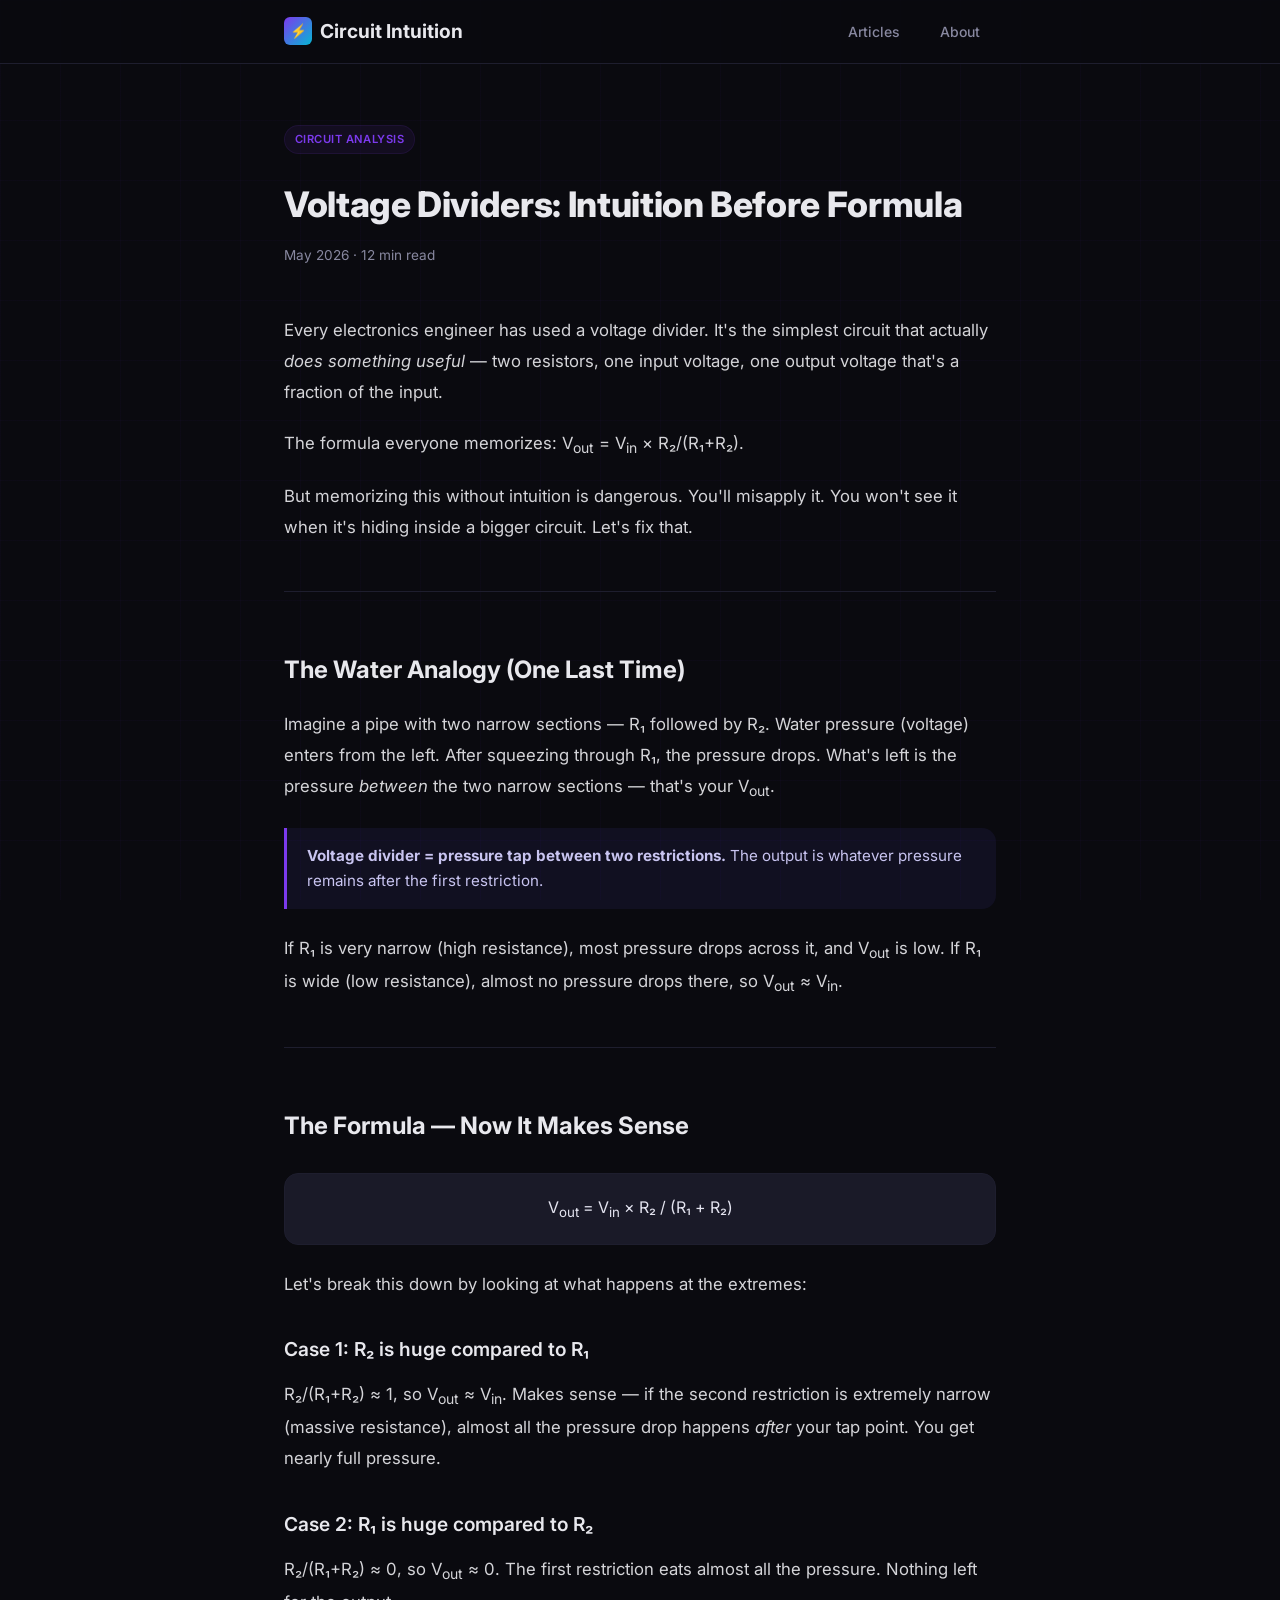
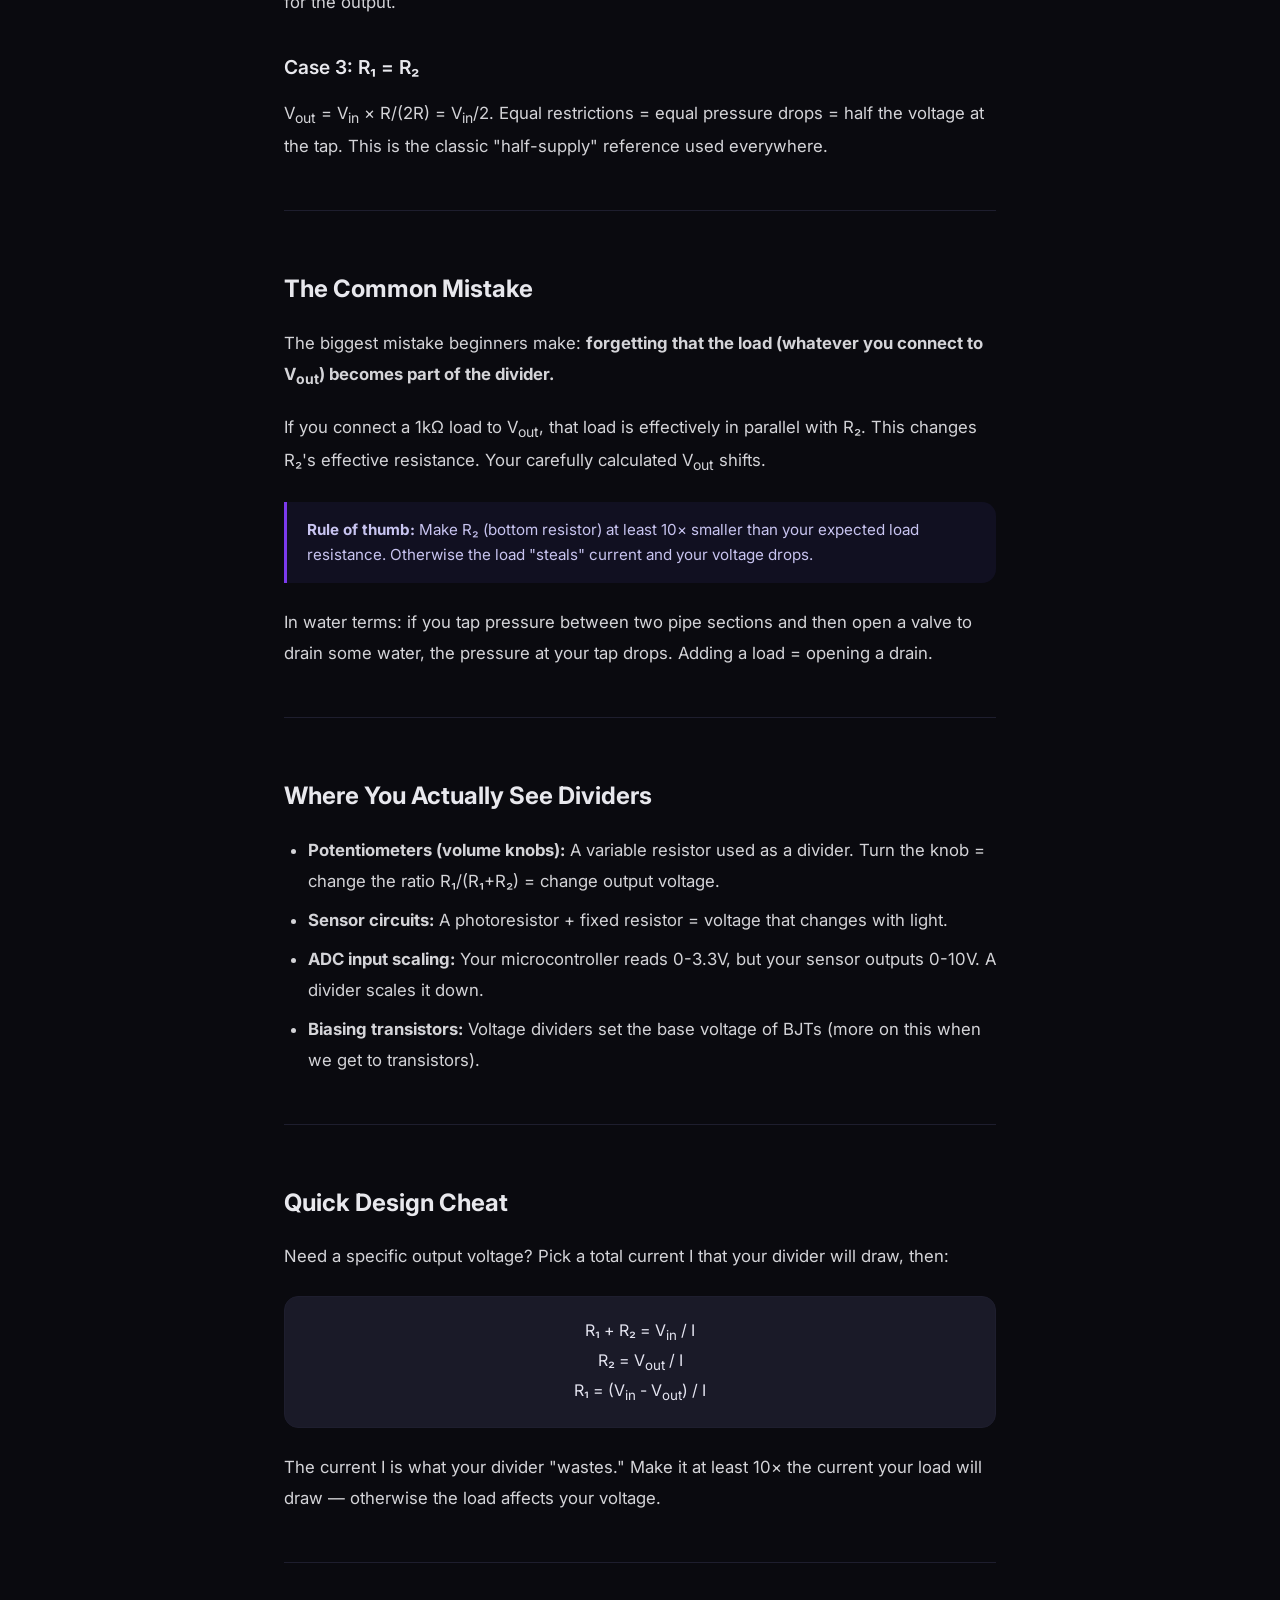
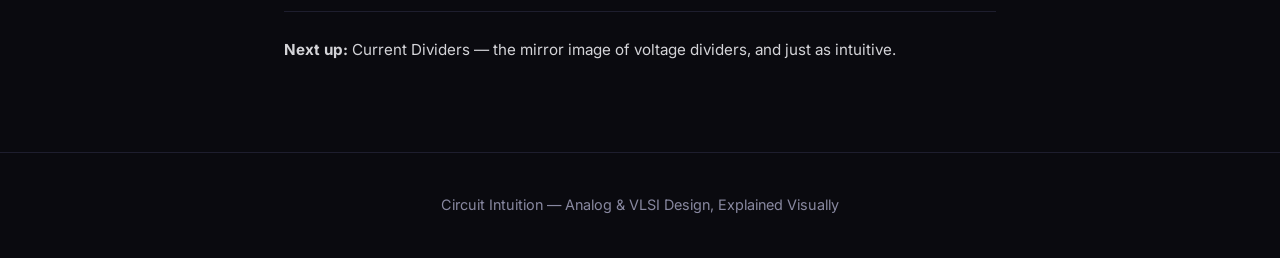
<file: articles/voltage-divider-intuition.html>
<!DOCTYPE html>
<html lang="en">
<head>
    <meta charset="UTF-8">
    <meta name="viewport" content="width=device-width, initial-scale=1.0">
    <title>Voltage Dividers: Intuition Before Formula — Circuit Intuition</title>
    <meta property="og:title" content="Voltage Dividers: Intuition Before Formula">
    <meta property="og:description" content="The simplest circuit that actually does something useful">
    <meta property="og:image" content="https://cliovlsi.github.io/circuit-intuition/images/voltage-divider-intuition.png">
    <meta property="og:url" content="https://cliovlsi.github.io/circuit-intuition/articles/voltage-divider-intuition.html">
    <meta name="twitter:card" content="summary_large_image">

    <link rel="stylesheet" href="../css/style.css">
    <link rel="stylesheet" href="../css/article.css">
    <link href="https://fonts.googleapis.com/css2?family=Inter:wght@400;500;600;700;800&display=swap" rel="stylesheet">
</head>
<body>
    <nav class="nav">
        <div class="container">
            <a href="../" class="logo"><span class="logo-icon">⚡</span> Circuit Intuition</a>
            <button class="hamburger" aria-label="Menu"><span></span><span></span><span></span></button><div class="nav-links">
                <a href=".">Articles</a>
                <a href="../about.html">About</a>
            </div>
        </div>
    </nav>
    <main>
        <article class="article-content">
            <div class="container">
                <div class="article-header">
                    <span class="tag">Circuit Analysis</span>
                    <h1>Voltage Dividers: Intuition Before Formula</h1>
                    <p class="meta">May 2026 · 12 min read</p>
                </div>
                <div class="article-body">

                    <p>Every electronics engineer has used a voltage divider. It's the simplest circuit that actually <em>does something useful</em> — two resistors, one input voltage, one output voltage that's a fraction of the input.</p>
                    <p>The formula everyone memorizes: V<sub>out</sub> = V<sub>in</sub> × R₂/(R₁+R₂).</p>
                    <p>But memorizing this without intuition is dangerous. You'll misapply it. You won't see it when it's hiding inside a bigger circuit. Let's fix that.</p>

                    <hr>

                    <h2>The Water Analogy (One Last Time)</h2>
                    <p>Imagine a pipe with two narrow sections — R₁ followed by R₂. Water pressure (voltage) enters from the left. After squeezing through R₁, the pressure drops. What's left is the pressure <em>between</em> the two narrow sections — that's your V<sub>out</sub>.</p>
                    <div class="callout">
                        <strong>Voltage divider = pressure tap between two restrictions.</strong>
                        The output is whatever pressure remains after the first restriction.
                    </div>
                    <p>If R₁ is very narrow (high resistance), most pressure drops across it, and V<sub>out</sub> is low. If R₁ is wide (low resistance), almost no pressure drops there, so V<sub>out</sub> ≈ V<sub>in</sub>.</p>

                    <hr>

                    <h2>The Formula — Now It Makes Sense</h2>
                    <div class="equation-box">
                        V<sub>out</sub> = V<sub>in</sub> × R₂ / (R₁ + R₂)
                    </div>
                    <p>Let's break this down by looking at what happens at the extremes:</p>

                    <h3>Case 1: R₂ is huge compared to R₁</h3>
                    <p>R₂/(R₁+R₂) ≈ 1, so V<sub>out</sub> ≈ V<sub>in</sub>. Makes sense — if the second restriction is extremely narrow (massive resistance), almost all the pressure drop happens <em>after</em> your tap point. You get nearly full pressure.</p>

                    <h3>Case 2: R₁ is huge compared to R₂</h3>
                    <p>R₂/(R₁+R₂) ≈ 0, so V<sub>out</sub> ≈ 0. The first restriction eats almost all the pressure. Nothing left for the output.</p>

                    <h3>Case 3: R₁ = R₂</h3>
                    <p>V<sub>out</sub> = V<sub>in</sub> × R/(2R) = V<sub>in</sub>/2. Equal restrictions = equal pressure drops = half the voltage at the tap. This is the classic "half-supply" reference used everywhere.</p>

                    <hr>

                    <h2>The Common Mistake</h2>
                    <p>The biggest mistake beginners make: <strong>forgetting that the load (whatever you connect to V<sub>out</sub>) becomes part of the divider.</strong></p>
                    <p>If you connect a 1kΩ load to V<sub>out</sub>, that load is effectively in parallel with R₂. This changes R₂'s effective resistance. Your carefully calculated V<sub>out</sub> shifts.</p>
                    <div class="callout">
                        <strong>Rule of thumb:</strong> Make R₂ (bottom resistor) at least 10× smaller than your expected load resistance. Otherwise the load "steals" current and your voltage drops.
                    </div>
                    <p>In water terms: if you tap pressure between two pipe sections and then open a valve to drain some water, the pressure at your tap drops. Adding a load = opening a drain.</p>

                    <hr>

                    <h2>Where You Actually See Dividers</h2>
                    <ul>
                        <li><strong>Potentiometers (volume knobs):</strong> A variable resistor used as a divider. Turn the knob = change the ratio R₁/(R₁+R₂) = change output voltage.</li>
                        <li><strong>Sensor circuits:</strong> A photoresistor + fixed resistor = voltage that changes with light.</li>
                        <li><strong>ADC input scaling:</strong> Your microcontroller reads 0-3.3V, but your sensor outputs 0-10V. A divider scales it down.</li>
                        <li><strong>Biasing transistors:</strong> Voltage dividers set the base voltage of BJTs (more on this when we get to transistors).</li>
                    </ul>

                    <hr>

                    <h2>Quick Design Cheat</h2>
                    <p>Need a specific output voltage? Pick a total current I that your divider will draw, then:</p>
                    <div class="equation-box">
                        R₁ + R₂ = V<sub>in</sub> / I<br>
                        R₂ = V<sub>out</sub> / I<br>
                        R₁ = (V<sub>in</sub> - V<sub>out</sub>) / I
                    </div>
                    <p>The current I is what your divider "wastes." Make it at least 10× the current your load will draw — otherwise the load affects your voltage.</p>

                    <hr>

                    <div class="article-footer">
                        <p><strong>Next up:</strong> Current Dividers — the mirror image of voltage dividers, and just as intuitive.</p>
                    </div>

                </div>
            </div>
        </article>
    </main>
    <footer class="footer">
        <div class="container">
            <p>Circuit Intuition — Analog & VLSI Design, Explained Visually</p>
        </div>
    </footer>
<script src="../js/app.js"></script>
</body>
</html>
</file>
<file: css/style.css>
/* === RESET & BASE === */
*, *::before, *::after { box-sizing: border-box; margin: 0; padding: 0; }

:root {
    --bg: #0a0a0f;
    --bg-card: #12121a;
    --bg-card-hover: #181825;
    --text: #e8e8ed;
    --text-muted: #8888a0;
    --accent: #7c3aed;
    --accent-glow: rgba(124, 58, 237, 0.3);
    --accent-2: #06b6d4;
    --accent-2-glow: rgba(6, 182, 212, 0.2);
    --border: #1e1e2e;
    --radius: 14px;
    --radius-sm: 8px;
    --max-width: 760px;
    --nav-height: 64px;
}

html { scroll-behavior: smooth; }

body {
    font-family: 'Inter', -apple-system, BlinkMacSystemFont, sans-serif;
    background: var(--bg);
    color: var(--text);
    line-height: 1.7;
    font-size: 16px;
    -webkit-font-smoothing: antialiased;
    opacity: 0;
    animation: fadeIn 0.4s ease forwards;
}

@keyframes fadeIn {
    to { opacity: 1; }
}

.container {
    max-width: var(--max-width);
    margin: 0 auto;
    padding: 0 24px;
}

a { color: inherit; text-decoration: none; }

/* === GRID BACKGROUND === */
body::before {
    content: '';
    position: fixed;
    top: 0;
    left: 0;
    width: 100%;
    height: 100%;
    background-image:
        linear-gradient(rgba(124, 58, 237, 0.03) 1px, transparent 1px),
        linear-gradient(90deg, rgba(124, 58, 237, 0.03) 1px, transparent 1px);
    background-size: 60px 60px;
    pointer-events: none;
    z-index: -1;
}

/* === NAV === */
.nav {
    padding: 0;
    height: var(--nav-height);
    border-bottom: 1px solid var(--border);
    position: sticky;
    top: 0;
    background: rgba(10, 10, 15, 0.82);
    backdrop-filter: blur(16px);
    -webkit-backdrop-filter: blur(16px);
    z-index: 100;
}

.nav .container {
    display: flex;
    justify-content: space-between;
    align-items: center;
    height: 100%;
}

.logo {
    font-weight: 700;
    font-size: 1.2rem;
    color: var(--text);
    display: flex;
    align-items: center;
    gap: 8px;
    position: relative;
    z-index: 2;
}

.logo-icon {
    display: inline-flex;
    align-items: center;
    justify-content: center;
    width: 28px;
    height: 28px;
    background: linear-gradient(135deg, var(--accent), var(--accent-2));
    border-radius: 6px;
    font-size: 0.85rem;
    color: white;
}

.nav-links {
    display: flex;
    gap: 8px;
    align-items: center;
}

.nav-links a {
    color: var(--text-muted);
    padding: 8px 16px;
    border-radius: var(--radius-sm);
    font-size: 0.875rem;
    font-weight: 500;
    transition: all 0.2s;
}

.nav-links a:hover {
    color: var(--text);
    background: rgba(255,255,255,0.04);
}

.nav-links a.active {
    color: var(--accent);
    background: rgba(124, 58, 237, 0.08);
}

/* Hamburger */
.hamburger {
    display: none;
    flex-direction: column;
    gap: 5px;
    cursor: pointer;
    padding: 4px;
    background: none;
    border: none;
    z-index: 101;
}

.hamburger span {
    display: block;
    width: 22px;
    height: 2px;
    background: var(--text);
    border-radius: 2px;
    transition: all 0.3s;
}

.hamburger.active span:nth-child(1) { transform: rotate(45deg) translate(5px, 5px); }
.hamburger.active span:nth-child(2) { opacity: 0; }
.hamburger.active span:nth-child(3) { transform: rotate(-45deg) translate(5px, -5px); }

/* === HERO === */
.hero {
    padding: 120px 0 80px;
    text-align: center;
    position: relative;
    overflow: hidden;
}

/* Circuit trace decorations */
.hero::before {
    content: '';
    position: absolute;
    top: -80px;
    left: 50%;
    transform: translateX(-50%);
    width: 800px;
    height: 800px;
    background: radial-gradient(circle, var(--accent-glow) 0%, transparent 70%);
    opacity: 0.15;
    pointer-events: none;
}

.hero-circuit {
    position: absolute;
    top: 0;
    left: 0;
    width: 100%;
    height: 100%;
    pointer-events: none;
    opacity: 0.08;
    overflow: hidden;
}

.hero-circuit svg {
    width: 100%;
    height: 100%;
}

.hero h1 {
    font-size: 3rem;
    font-weight: 800;
    line-height: 1.2;
    margin-bottom: 20px;
    letter-spacing: -0.025em;
    position: relative;
}

.hero h1 .reveal-text {
    display: inline-block;
    animation: slideUp 0.6s ease forwards;
    opacity: 0;
}

.hero h1 .reveal-text:nth-child(2) {
    animation-delay: 0.2s;
}

@keyframes slideUp {
    from { opacity: 0; transform: translateY(20px); }
    to { opacity: 1; transform: translateY(0); }
}

.highlight {
    background: linear-gradient(135deg, var(--accent), #a78bfa, var(--accent-2));
    background-size: 200% 200%;
    -webkit-background-clip: text;
    -webkit-text-fill-color: transparent;
    background-clip: text;
    animation: gradientShift 6s ease infinite;
    position: relative;
}

@keyframes gradientShift {
    0%, 100% { background-position: 0% 50%; }
    50% { background-position: 100% 50%; }
}

.highlight-glow {
    position: absolute;
    bottom: -2px;
    left: 0;
    width: 100%;
    height: 3px;
    background: linear-gradient(90deg, transparent, var(--accent), transparent);
    border-radius: 2px;
    opacity: 0.5;
}

.subtitle {
    font-size: 1.2rem;
    color: var(--text-muted);
    max-width: 560px;
    margin: 0 auto 8px;
    line-height: 1.6;
    animation: slideUp 0.6s ease 0.3s forwards;
    opacity: 0;
}

.byline {
    font-size: 0.9rem;
    color: var(--text-muted);
    opacity: 0.5;
    margin-bottom: 40px;
    animation: slideUp 0.6s ease 0.4s forwards;
    opacity: 0;
}

.hero-actions {
    animation: slideUp 0.6s ease 0.5s forwards;
    opacity: 0;
}

.btn {
    display: inline-flex;
    align-items: center;
    gap: 8px;
    padding: 14px 32px;
    background: linear-gradient(135deg, var(--accent), #6d28d9);
    color: white;
    border-radius: var(--radius);
    font-weight: 600;
    font-size: 1rem;
    transition: all 0.25s;
    position: relative;
    overflow: hidden;
}

.btn::before {
    content: '';
    position: absolute;
    inset: 0;
    background: linear-gradient(135deg, rgba(255,255,255,0.1), transparent);
    opacity: 0;
    transition: opacity 0.25s;
}

.btn:hover::before { opacity: 1; }

.btn:hover {
    transform: translateY(-2px);
    box-shadow: 0 8px 32px var(--accent-glow);
}

.btn-ghost {
    background: transparent;
    border: 1px solid var(--border);
    color: var(--text-muted);
}

.btn-ghost:hover {
    background: var(--bg-card);
    color: var(--text);
    box-shadow: none;
}

/* === FEATURES === */
.features {
    padding: 60px 0;
}

.section-header {
    text-align: center;
    margin-bottom: 48px;
}

.section-header h2 {
    font-size: 1.75rem;
    font-weight: 700;
    margin-bottom: 12px;
}

.section-header p {
    color: var(--text-muted);
    font-size: 0.95rem;
}

.feature-grid {
    display: grid;
    grid-template-columns: 1fr 1fr;
    gap: 20px;
}

.feature-card {
    background: var(--bg-card);
    border: 1px solid var(--border);
    border-radius: var(--radius);
    padding: 28px;
    transition: all 0.3s ease;
    position: relative;
    overflow: hidden;
}

.feature-card::before {
    content: '';
    position: absolute;
    top: 0;
    left: 0;
    right: 0;
    height: 2px;
    background: linear-gradient(90deg, transparent, var(--accent), transparent);
    opacity: 0;
    transition: opacity 0.3s;
}

.feature-card:hover {
    border-color: rgba(124, 58, 237, 0.3);
    background: var(--bg-card-hover);
    transform: translateY(-2px);
}

.feature-card:hover::before {
    opacity: 1;
}

.feature-card .icon {
    font-size: 2rem;
    display: block;
    margin-bottom: 14px;
    transition: transform 0.3s;
}

.feature-card:hover .icon {
    transform: scale(1.1);
}

.feature-card h3 {
    font-size: 1.05rem;
    font-weight: 600;
    margin-bottom: 8px;
    color: var(--text);
}

.feature-card p {
    color: var(--text-muted);
    font-size: 0.9rem;
    line-height: 1.6;
}

/* === ARTICLES === */
.latest-articles {
    padding: 60px 0;
}

.article-controls {
    display: flex;
    justify-content: space-between;
    align-items: center;
    margin-bottom: 32px;
    gap: 16px;
    flex-wrap: wrap;
}

.article-controls h2 {
    font-size: 1.75rem;
    font-weight: 700;
}

.filter-tags {
    display: flex;
    gap: 8px;
    flex-wrap: wrap;
}

.filter-tag {
    padding: 6px 14px;
    border-radius: 20px;
    font-size: 0.8rem;
    font-weight: 500;
    background: var(--bg-card);
    border: 1px solid var(--border);
    color: var(--text-muted);
    cursor: pointer;
    transition: all 0.2s;
}

.filter-tag:hover {
    border-color: var(--accent);
    color: var(--text);
}

.filter-tag.active {
    background: rgba(124, 58, 237, 0.12);
    border-color: var(--accent);
    color: var(--accent);
}

.article-list {
    display: flex;
    flex-direction: column;
    gap: 20px;
}

.article-preview {
    background: var(--bg-card);
    border: 1px solid var(--border);
    border-radius: var(--radius);
    padding: 28px;
    transition: all 0.3s ease;
    position: relative;
    cursor: pointer;
}

.article-preview:hover {
    border-color: rgba(124, 58, 237, 0.3);
    background: var(--bg-card-hover);
    transform: translateY(-2px);
    box-shadow: 0 4px 24px rgba(0,0,0,0.3);
}

.tag {
    display: inline-block;
    padding: 4px 10px;
    background: rgba(124, 58, 237, 0.08);
    color: var(--accent);
    border-radius: 20px;
    font-size: 0.7rem;
    font-weight: 600;
    text-transform: uppercase;
    letter-spacing: 0.04em;
    margin-bottom: 12px;
    border: 1px solid rgba(124, 58, 237, 0.1);
}

.tag.published {
    background: rgba(6, 182, 212, 0.08);
    color: var(--accent-2);
    border-color: rgba(6, 182, 212, 0.1);
}

.tag.coming-soon {
    background: rgba(139, 139, 158, 0.1);
    color: var(--text-muted);
    border-color: rgba(139, 139, 158, 0.1);
}

.article-preview h3 {
    font-size: 1.15rem;
    font-weight: 600;
    margin-bottom: 8px;
    line-height: 1.4;
}

.article-preview h3 a {
    color: var(--text);
    transition: color 0.2s;
}

.article-preview h3 a:hover { color: var(--accent); }

.meta {
    font-size: 0.85rem;
    color: var(--text-muted);
    margin-bottom: 12px;
}

.article-preview > p {
    font-size: 0.9rem;
    color: var(--text-muted);
    line-height: 1.6;
}

/* === SCROLL REVEAL === */
.reveal {
    opacity: 0;
    transform: translateY(24px);
    transition: opacity 0.6s ease, transform 0.6s ease;
}

.reveal.visible {
    opacity: 1;
    transform: translateY(0);
}

/* === NEWSLETTER === */
.newsletter {
    padding: 60px 0;
    text-align: center;
    border-top: 1px solid var(--border);
}

.newsletter h2 {
    font-size: 1.5rem;
    font-weight: 700;
    margin-bottom: 12px;
}

.small-text {
    font-size: 0.85rem;
    color: var(--text-muted);
    margin-top: 8px;
    opacity: 0.6;
}

/* === FOOTER === */
.footer {
    padding: 40px 0;
    border-top: 1px solid var(--border);
    text-align: center;
}

.footer p {
    color: var(--text-muted);
    font-size: 0.9rem;
}

.footer-tagline {
    font-size: 0.8rem !important;
    opacity: 0.5;
    margin-top: 4px;
}

/* === RESPONSIVE === */
@media (max-width: 768px) {
    .nav-links {
        position: fixed;
        top: var(--nav-height);
        left: 0;
        width: 100%;
        flex-direction: column;
        background: rgba(10, 10, 15, 0.97);
        backdrop-filter: blur(16px);
        padding: 16px 24px 24px;
        gap: 4px;
        border-bottom: 1px solid var(--border);
        transform: translateY(-110%);
        opacity: 0;
        transition: all 0.3s ease;
        pointer-events: none;
    }

    .nav-links.open {
        transform: translateY(0);
        opacity: 1;
        pointer-events: all;
    }

    .nav-links a {
        padding: 12px 16px;
        width: 100%;
        font-size: 1rem;
    }

    .hamburger { display: flex; }

    .hamburger.active + .nav-links { display: flex; }

    .hero h1 { font-size: 2rem; }
    .hero { padding: 80px 0 40px; }
    .feature-grid { grid-template-columns: 1fr; }
    .article-controls { flex-direction: column; align-items: flex-start; }
}
</file>
<file: css/article.css>
/* === ARTICLE LAYOUT === */
.article-content {
    padding: 60px 0 80px;
}

.article-header {
    margin-bottom: 48px;
}

.article-header h1 {
    font-size: 2.2rem;
    font-weight: 800;
    line-height: 1.3;
    margin: 16px 0;
    letter-spacing: -0.01em;
}

.article-body {
    font-size: 1.05rem;
    line-height: 1.85;
}

.article-body h2 {
    font-size: 1.5rem;
    font-weight: 700;
    margin: 48px 0 16px;
    padding-top: 8px;
}

.article-body h3 {
    font-size: 1.2rem;
    font-weight: 600;
    margin: 32px 0 12px;
}

.article-body p {
    margin-bottom: 20px;
    color: #d4d4d8;
}

.article-body ul, .article-body ol {
    margin: 16px 0 24px;
    padding-left: 24px;
}

.article-body li {
    margin-bottom: 8px;
    color: #d4d4d8;
}

.article-body hr {
    border: none;
    border-top: 1px solid var(--border);
    margin: 48px 0;
}

/* === CALLOUTS === */
.callout {
    background: rgba(109, 93, 245, 0.08);
    border-left: 3px solid var(--accent);
    padding: 16px 20px;
    margin: 24px 0;
    border-radius: 0 var(--radius) var(--radius) 0;
    font-size: 0.95rem;
    line-height: 1.6;
    color: #c8c4f0;
}

.equation-box {
    background: #1a1a28;
    border: 1px solid var(--border);
    border-radius: var(--radius);
    padding: 20px 24px;
    margin: 24px 0;
    font-size: 1rem;
    line-height: 1.7;
    text-align: center;
    color: #e4e4f0;
}

.equation-box strong {
    color: var(--accent);
    font-size: 1.1rem;
}

/* === FOOTER === */
.article-footer {
    margin-top: 48px;
    padding-top: 24px;
    border-top: 1px solid var(--border);
    color: var(--text-muted);
    font-size: 0.95rem;
}

.article-footer p {
    margin-bottom: 8px;
}

/* === RESPONSIVE === */
@media (max-width: 640px) {
    .article-header h1 { font-size: 1.6rem; }
    .article-body { font-size: 1rem; }
}
</file>
